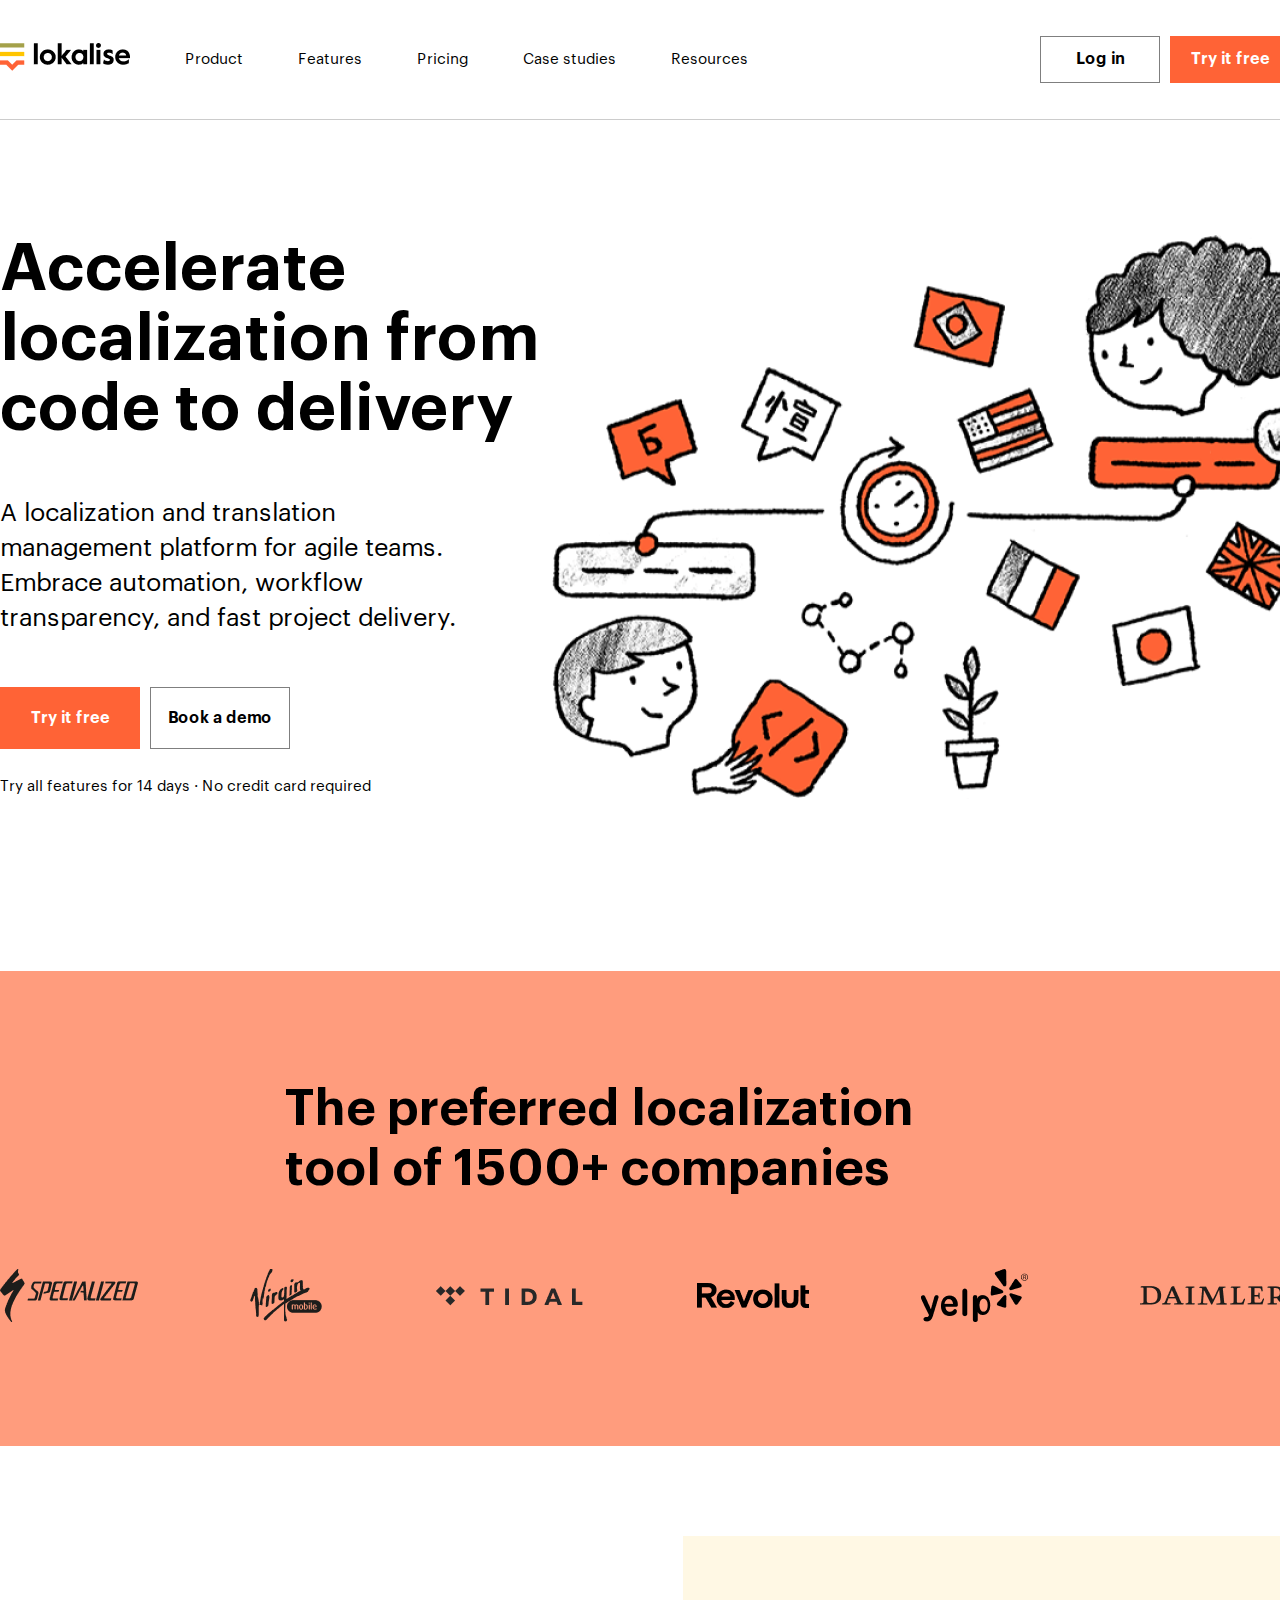
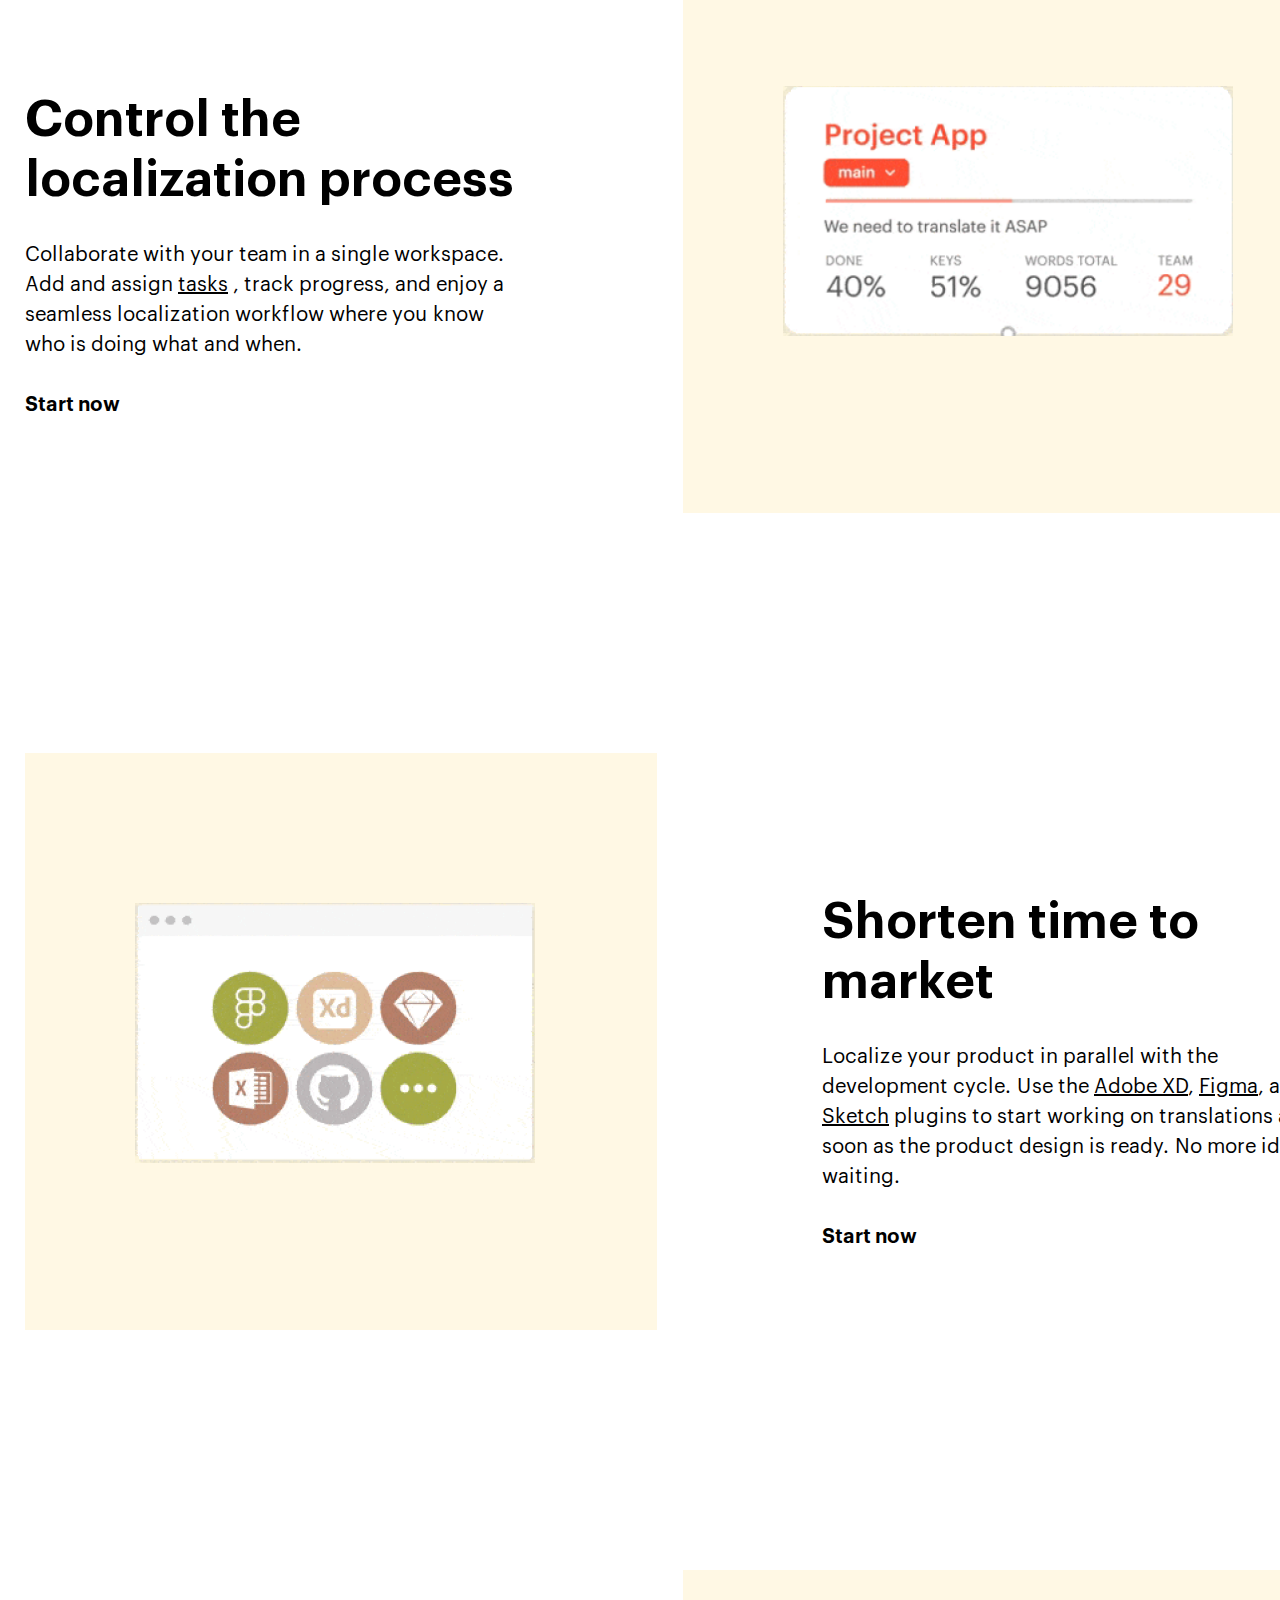
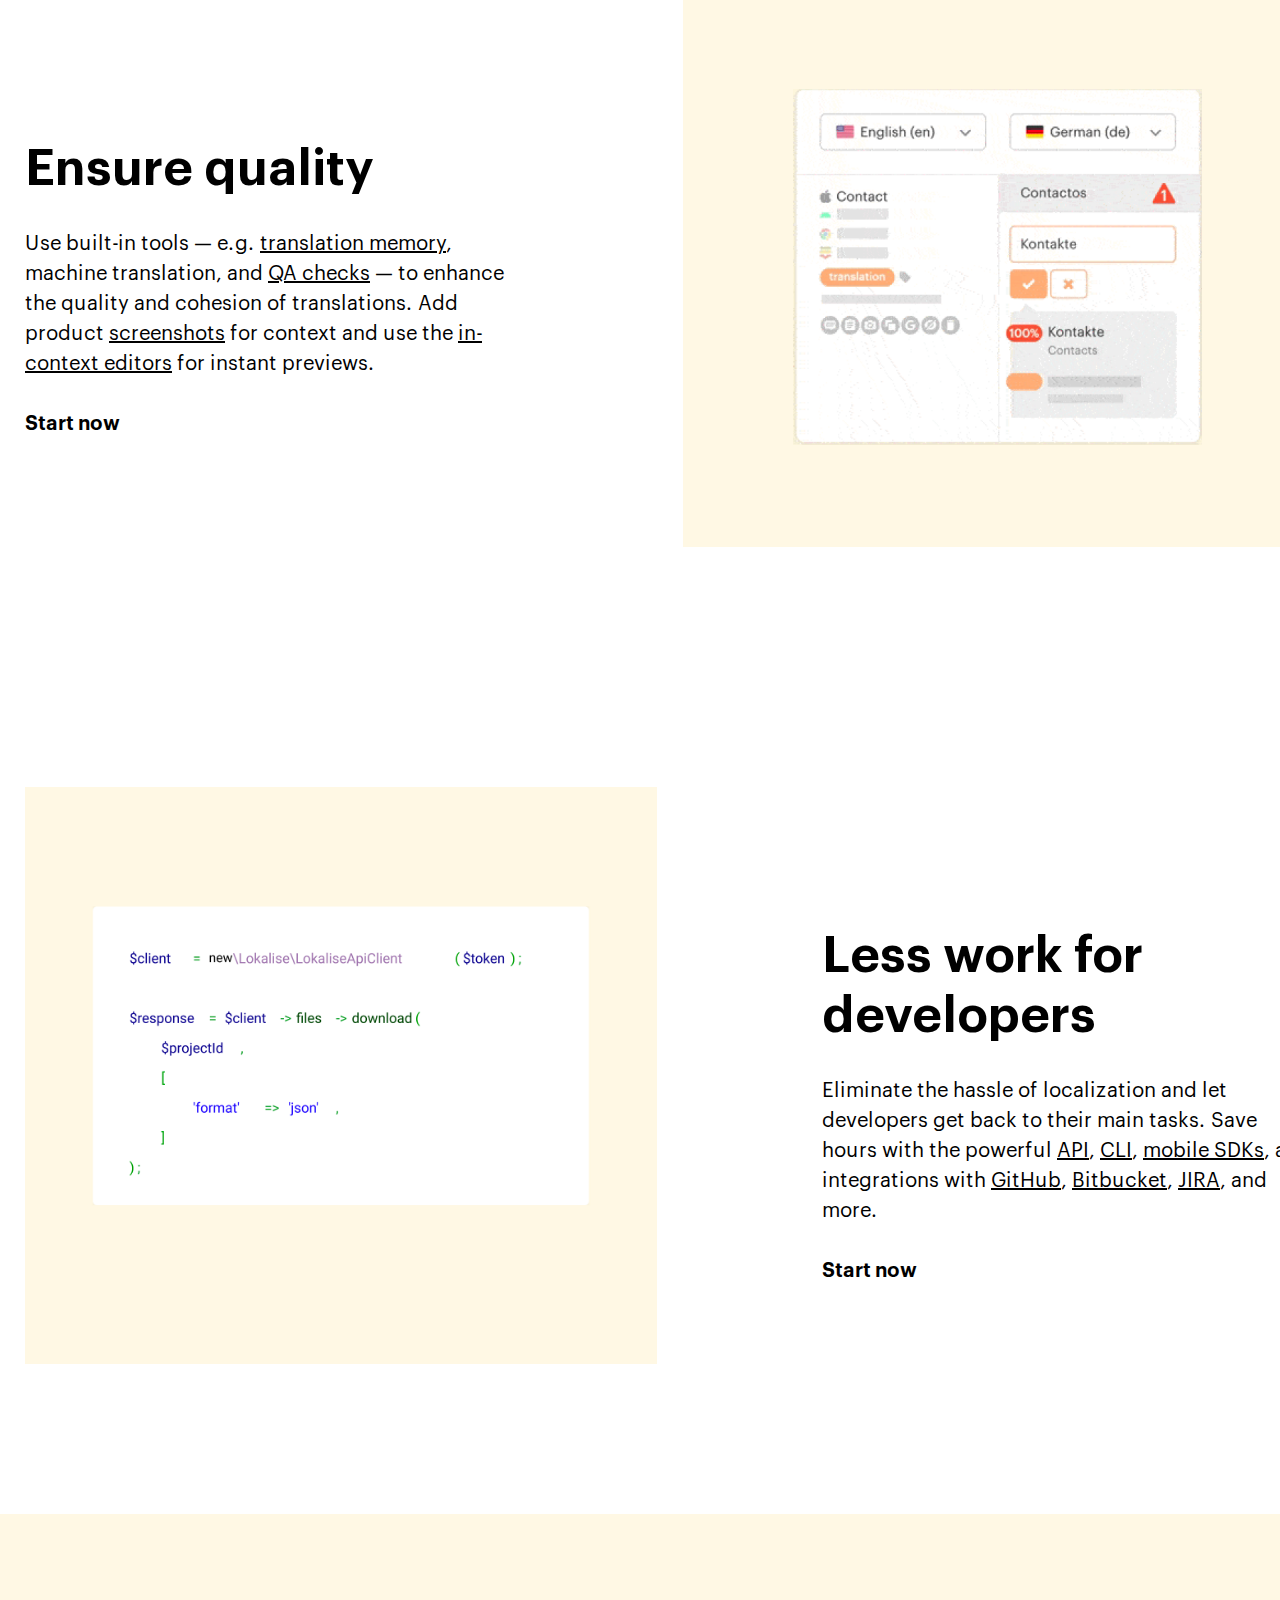
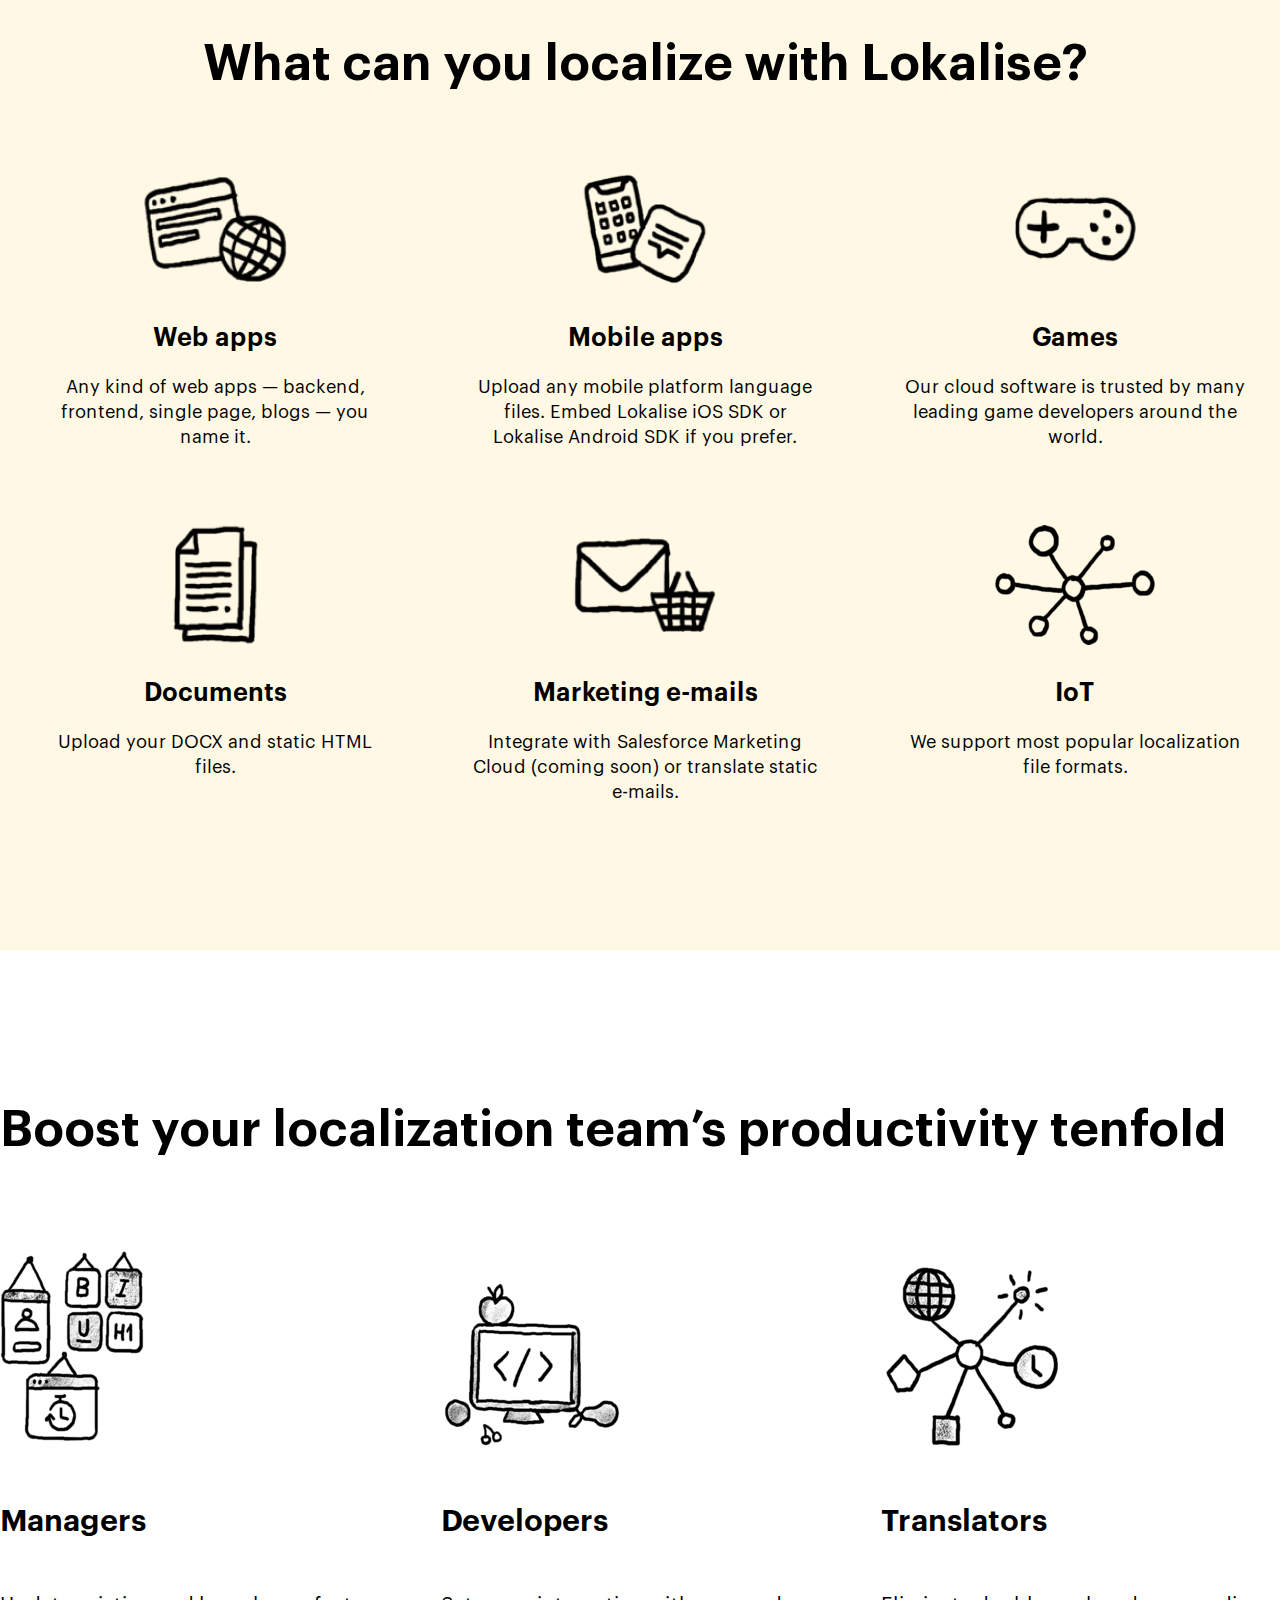
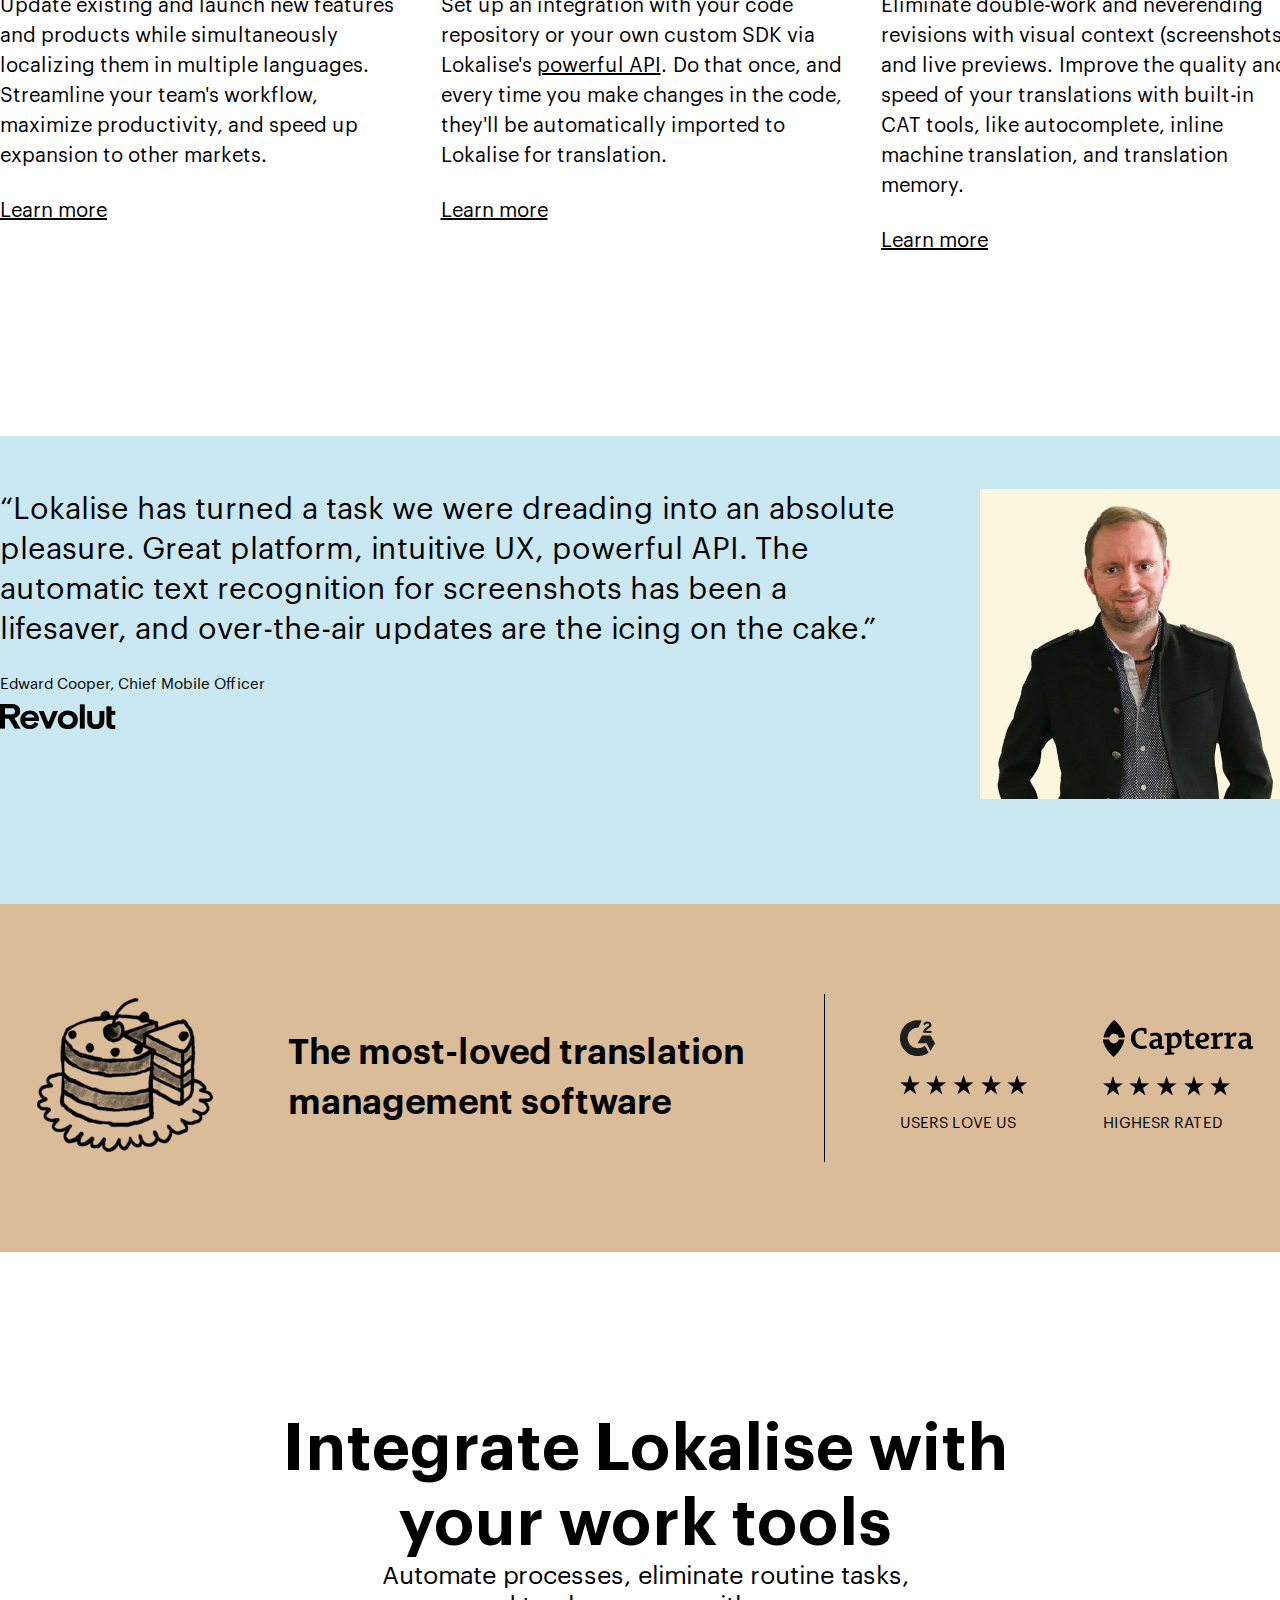
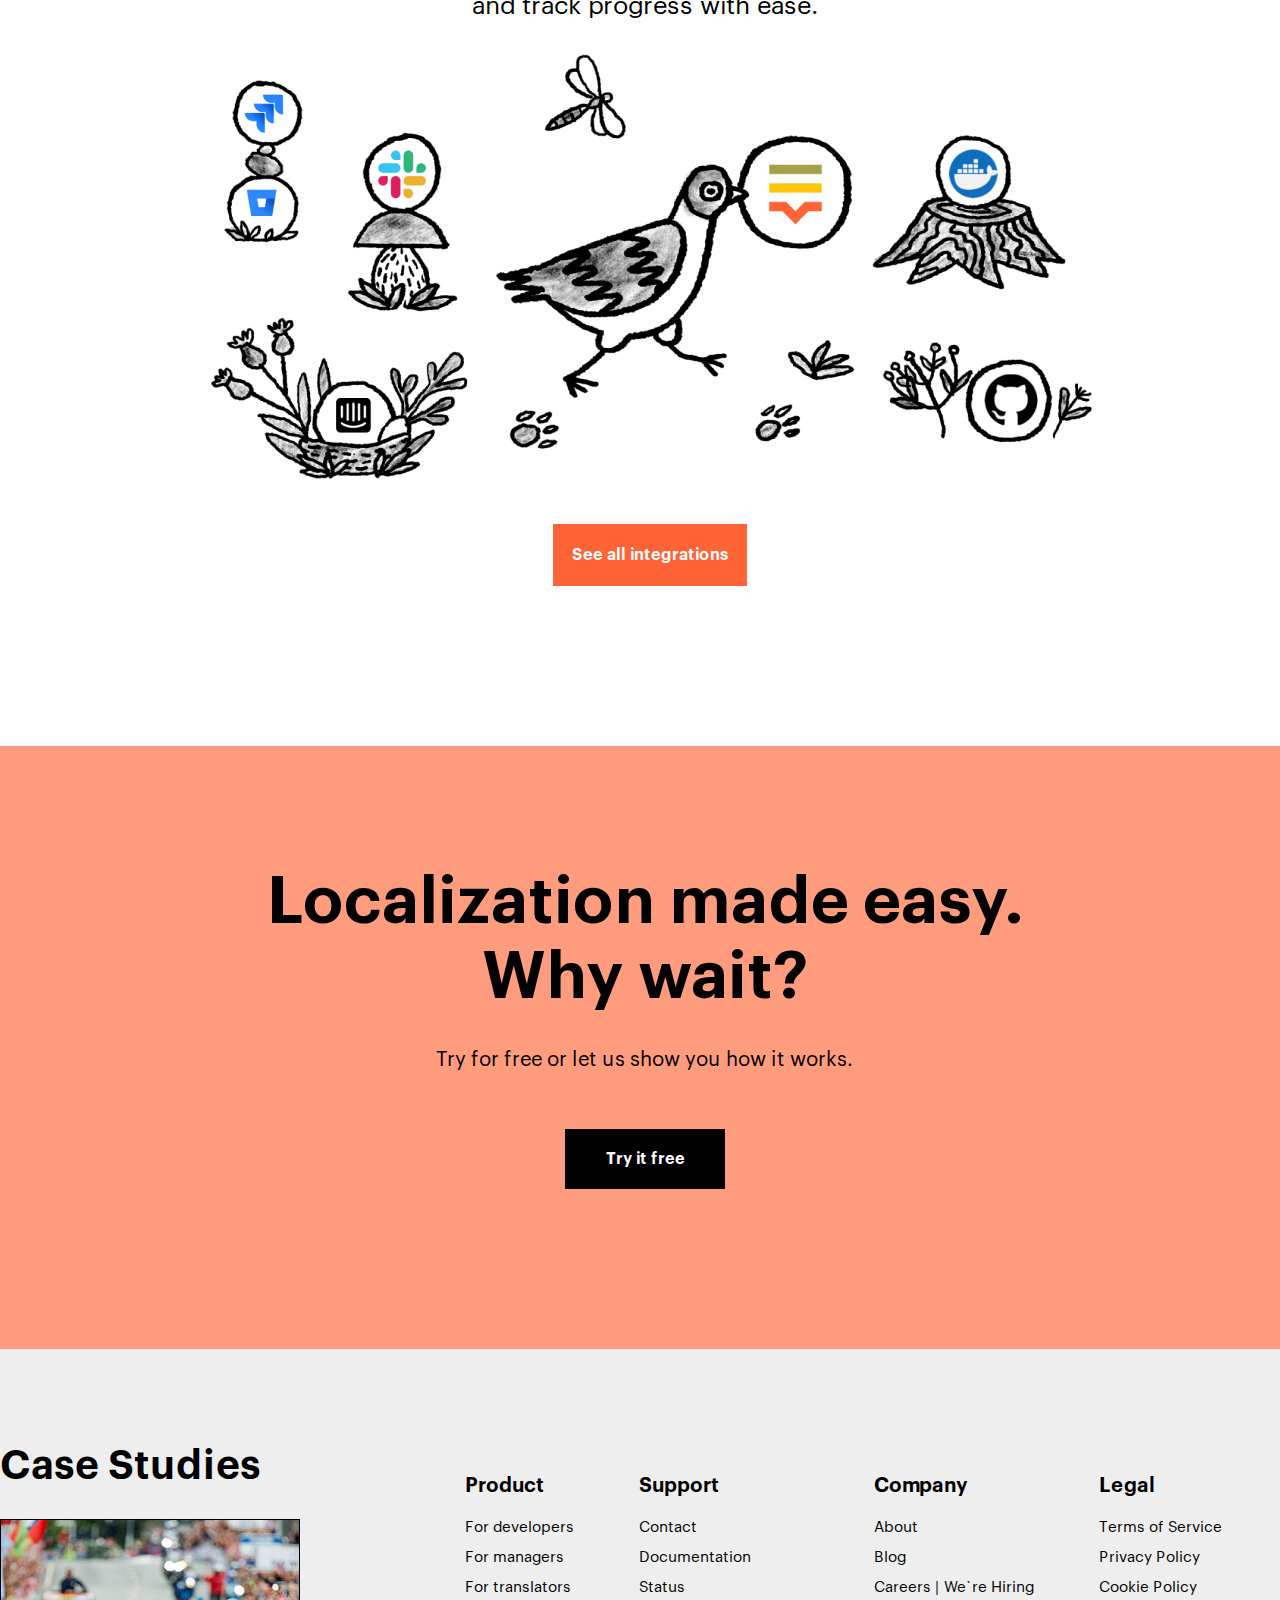
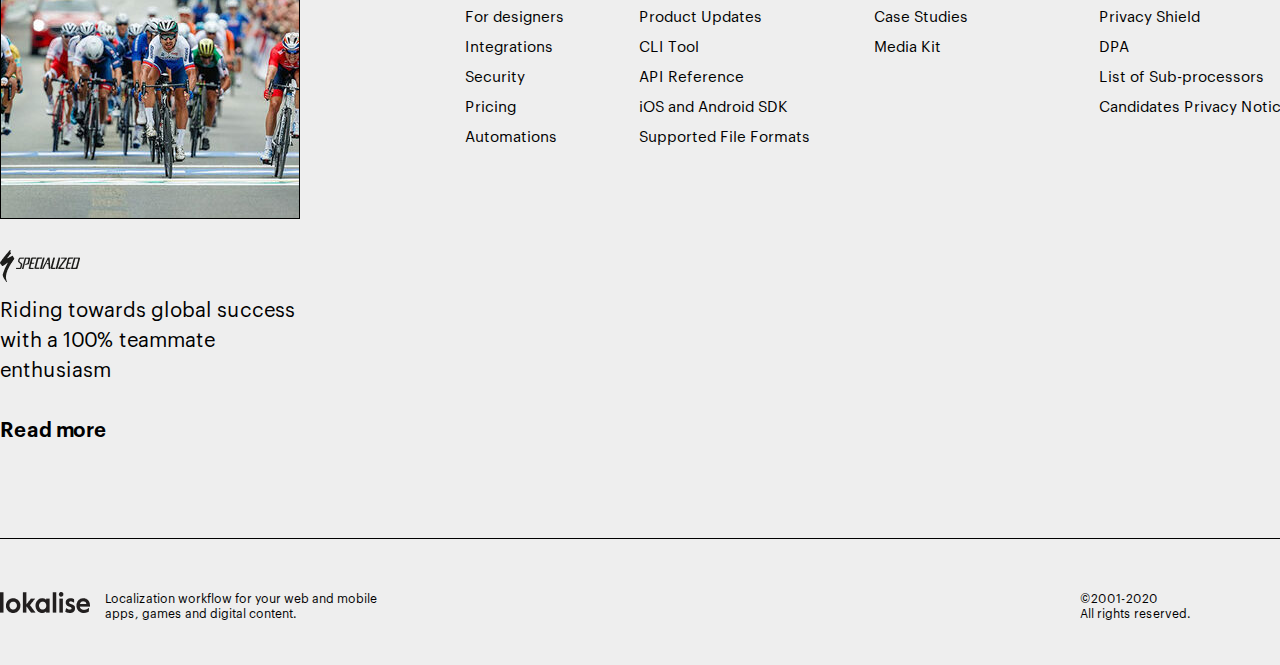
<file: flexboxModel/index.html>
<!DOCTYPE html>
<html lang="en">
<head>
  <meta charset="UTF-8">
  <meta http-equiv="X-UA-Compatible" content="IE=edge">
  <meta name="viewport" content="width=device-width, initial-scale=1.0">
  <link rel="stylesheet" href="css/normalize.css">
  <link rel="stylesheet" href="css/fonts.css">
  <link rel="stylesheet" href="css/styles.css">
  <title>Document</title>
</head>
<body class="font">

  <header>

    <section class="background__white">
      <div class="content">

        <div class="flex__container menu">
          <div class="flex__container menu__items menu__text">
            <img class="image__frame" src="images/frame.png" alt="">
            <a href="">Product</a>
            <a href="">Features</a>
            <a href="">Pricing</a>
            <a href="">Case studies</a>
            <a href="">Resources</a>
          </div>
  
        <div>
            <a class="button button__text button__white" href="">Log in</a><!-- 
            --><a class="button button__text button__orange" href="">Try it free</a>
          </div>
        </div>
  
      </div>
    </section>

    <section class="background__white">
      <div class="content section--1 flex__container">

        <div class="info__container">
          <h1 class="header__text">Accelerate localization from code to delivery</h1>
          <p class="header__paragraph">A localization and translation management platform for agile teams.
             Embrace automation, workflow transparency, and fast project delivery.</p>
          <div>
            <a class="button button__orange button__text--2" href="">Try it free</a><!-- 
            --><a class="button button__white button__text--2" href="">Book a demo</a>
          </div>
          <p class="info__text--buttom">Try all features for 14 days · No credit card required</p>
        </div>

        <img class="image__picture" src="images/picture.png" alt="">
      </div>
    </section>
    
      <section class="backgroung__orange">
        <div class="content section--2">
          <h2 class="header__text--2">The preferred localization tool of 1500+ companies</h2>

          <div class="flex__container icons">
            <div><img src="images/frame1.png" alt=""></div>
            <div><img src="images/frame2.png" alt=""></div>
            <div><img src="images/frame3.png" alt=""></div>
            <div><img src="images/frame4.png" alt=""></div>
            <div><img src="images/frame5.png" alt=""></div>
            <div><img src="images/frame6.png" alt=""></div>
          </div>

        </div>
      </section>

  </header>

  <main>
    <section class="background__white">
      <div class="content flex__container about__container flex__centering">

        <div class="about__item">
          <h3 class="header__text--3">Control the localization process</h3>
          <p class="paragraph__text">
            Collaborate with your team in a single workspace. Add and assign <a class="underline" href="">tasks</a> , track progress,
             and enjoy a seamless localization workflow where you know who is doing what and when.
          </p>
          <a class="regular__button" href="">Start now</a>
        </div>

        <div class="image__background">
          <img class="image--app" src="images/about_app.png" alt="">
        </div>
        
        <div class="image__background">
          <img class="image--icons" src="images/about_icons.png" alt="">
        </div>

        <div class="about__item">
          <h3 class="header__text--3">Shorten time to market</h3>
          <p class="paragraph__text">
            Localize your product in parallel with the development cycle. Use the <a class="underline" href="">Adobe XD</a>,
            <a class="underline" href="">Figma</a>, and <a class="underline" href="">Sketch</a> plugins to start working on translations as soon as the product 
             design is ready. No more idle waiting.
          </p>
          <a class="regular__button" href="">Start now</a>
        </div>

        <div class="about__item">
          <h3 class="header__text--3">Ensure quality</h3>
          <p class="paragraph__text">
            Use built-in tools — e.g. <a class="underline" href=""> translation memory</a>, machine translation, and <a class="underline" href="">QA checks</a> — to 
            enhance the quality and cohesion of translations. Add product <a class="underline" href="">screenshots</a> for context 
            and use the <a class="underline" href="">in-context editors</a> for instant previews.
          </p>
          <a class="regular__button" href="">Start now</a>
        </div>
        <div class="image__background">
          <img class="image--tools" src="images/about_tools.png" alt="">
        </div>
        
        <div class="image__background">
          <img class="image--code" src="images/about_code.png" alt="">
        </div>

        <div class="about__item">
          <h3 class="header__text--3">Less work for developers</h3>
          <p class="paragraph__text">
            Eliminate the hassle of localization and let developers get back to their main tasks. 
            Save hours with the powerful <a class="underline" href="">API</a>, <a class="underline" href="">CLI</a>, <a class="underline" href="">mobile SDKs</a>, and integrations with 
            <a class="underline" href="">GitHub</a>, <a class="underline" href="">Bitbucket</a>, <a class="underline" href="">JIRA</a>, and more.
          </p>
          <a class="regular__button" href="">Start now</a>
        </div>

      </div>

    </section>

    <section class="background__yellow">
      <div class="content about__localise">

        <h3 class=" header__text--3">What can you localize with Lokalise?</h3>

        <div class="content flex__container localise">
          <div class="localise__item">
            <div><img src="images/web.png" alt=""></div>
            <h3 class="item__header">Web apps</h3>
            <p class="localise__description ">Any kind of web apps — backend, frontend, single page, blogs — you name it.</p>
          </div>
    
          <div class="localise__item">
            <img class="localise__image" src="images/mobile.png" alt="">
            <h3 class="item__header">Mobile apps</h3>
            <p class="localise__description">Upload any mobile platform language files. Embed Lokalise iOS SDK or Lokalise Android SDK if you prefer. </p>
          </div>
    
          <div class="localise__item">
            <img class="localise__image" src="images/games.png" alt="">
            <h3 class="item__header">Games</h3>
            <p class="localise__description">Our cloud software is trusted by many leading game developers around the world.</p>
          </div>
    
          <div class="localise__item">
            <img class="localise__image" src="images/documents.png" alt="">
            <h3 class="item__header">Documents</h3>
            <p class="localise__description">Upload your DOCX and static HTML files.</p>
          </div>
    
          <div class="localise__item">
            <img class="localise__image" src="images/marketing.png" alt="">
            <h3 class="item__header">Marketing e-mails</h3>
            <p class="localise__description">Integrate with Salesforce Marketing Cloud (coming soon) or translate static e-mails.</p>
          </div>
    
          <div class="localise__item">
            <img class="localise__image" src="images/iot.png" alt="">
            <h3 class="item__header">IoT</h3>
            <p class="localise__description">We support most popular localization file formats.</p>
          </div>
    
        </div>

      </div>
    </section>
    
    <section class="background__white">
      <div class="content section--3">
        <h3 class="header__text--3">Boost your localization team’s productivity tenfold</h3>

        <div class="flex__container boost">
  
          <div class="flex__collumn">
            <div><img src="images/managers.png" alt=""></div>
            <h3 class="header__text--4">Managers</h3>
            <p class="paragraph__text boost__descriprion">Update existing and launch new features and products while simultaneously localizing them in multiple 
              languages. Streamline your team's workflow, maximize productivity, and speed up expansion to other markets.
            </p>
            <a class="paragraph__text link underline" href="">Learn more</a>
          </div>
  
          <div class="flex__collumn">
            <div><img src="images/developers.png" alt=""></div>
            <h3 class="header__text--4">Developers</h3>
            <p class="paragraph__text boost__descriprion">Set up an integration with your code repository or your own custom SDK via Lokalise's <a class="underline" href="">powerful API</a>. 
              Do that once, and every time you make changes in the code, they'll be automatically imported to Lokalise for translation.
            </p>
            <a class="paragraph__text link underline" href="">Learn more</a>
          </div>
  
          <div class="flex__collumn">
            <div><img src="images/translators.png" alt=""></div>
            <h3 class="header__text--4">Translators</h3>
            <p class="paragraph__text boost__descriprion">Eliminate double-work and neverending revisions with visual context (screenshots) and live previews. 
              Improve the quality and speed of your translations with built-in CAT tools, like autocomplete, inline machine translation, and translation memory.
            </p>
            <a class="paragraph__text link underline" href="">Learn more</a>
          </div>
  
        </div>

      </div>  
    </section>

    <section class="background__blue">
      <div class="content section--4 article">

        <div>
          <p class="quote__description">“Lokalise has turned a task we were dreading into an absolute pleasure. Great platform, intuitive UX, powerful API. The automatic text recognition for 
            screenshots has been a lifesaver, and over-the-air updates are the icing on the cake.”</p>
          <p class="signature">Edward Cooper, Chief Mobile Officer</p>
          <img class="image--revolut" src="images/revolut.png" alt="">
        </div>

        <img class="images--portrait" src="images/portrait.png" alt="">
      </div>
    
    </section>

    <section class="background__brown">
      <div class="content flex__container section--5 flex__centering">
        <div><img class="image--cake" src="images/cake.png" alt=""></div>
        
        <h4 class="header__text--5">The most-loved translation management software</h4>
        <img src="images/verticalLine.png" alt="">

        <div class="flex__collumn rating__items">
          <div><img src="images/group.png" alt=""></div>
          <img src="images/stars.png" alt="">
          <p class="signature upper__text">users love us</p>
        </div>

        <div class="flex__collumn rating__items">
          <div><img src="images/capterra.png" alt=""></div>
          <img src="images/stars.png" alt="">
          <p class="signature upper__text">highesr rated</p>
        </div>

      </div>
    </section>

    <section class="background__white">
      <div class="content section--6 flex__collumn flex__centering">
        <h3 class="header__text--6">Integrate Lokalise with your work tools</h3>
        <p class="paragraph__text--2">Automate processes, eliminate routine tasks, and track progress with ease.</p>
        <img src="images/picture_2.png" alt="">
        <a class="button button__orange button__text--2" href="">See all integrations</a>
      </div>
    </section>

    <section class="backgroung__orange">
      <div class="content section--7 flex__collumn flex__centering">
        <h3 class="header__text--6">Localization made easy. Why wait?</h3>
        <p class="paragraph__text">Try for free or let us show you how it works.</p>
        <a class="button button__text--2 button__black" href="">Try it free</a>
      </div>
    </section>
    
  </main>

  <footer>

    <section class="background__grey">
      <div class="content section--8">

        <div class="flex__container info__items">

          <div class="flex__collumn">
            <h4 class="header__text--7">Case Studies</h4>
            <img class="info__image" src="images/cyclists.png" alt="">
            <div class="specialized__item"><img src="images/specialised.png" alt=""></div>
            <p class="paragraph__text footer__article">Riding towards global success with a 100% teammate enthusiasm</p>
            <a class="regular__button" href="">Read more</a>
          </div>

          <div class="flex__collumn info__item">
            <h5 class="info__header">Product</h5>
            <a class="info__text" href="">For developers</a>
            <a class="info__text" href="">For managers</a>
            <a class="info__text" href="">For translators</a>
            <a class="info__text" href="">For designers</a>
            <a class="info__text" href="">Integrations</a>
            <a class="info__text" href="">Security</a>
            <a class="info__text" href="">Pricing</a>
            <a class="info__text" href="">Automations</a>
          </div>

          <div class="flex__collumn info__item">
            <h5 class="info__header">Support</h5>
            <a class="info__text" href="">Contact</a>
            <a class="info__text" href="">Documentation</a>
            <a class="info__text" href="">Status</a>
            <a class="info__text" href="">Product Updates</a>
            <a class="info__text" href="">CLI Tool</a>
            <a class="info__text" href="">API Reference</a>
            <a class="info__text" href="">iOS and Android SDK</a>
            <a class="info__text" href="">Supported File Formats</a>
          </div>

          <div class="flex__collumn info__item">
            <h5 class="info__header">Company</h5>
            <a class="info__text" href="">About</a>
            <a class="info__text" href="">Blog</a>
            <a class="info__text" href="">Careers | We`re Hiring</a>
            <a class="info__text" href="">Case Studies</a>
            <a class="info__text" href="">Media Kit</a>
          </div>

          <div class="flex__collumn info__item">
            <h5 class="info__header">Legal</h5>
            <a class="info__text" href="">Terms of Service</a>
            <a class="info__text" href="">Privacy Policy</a>
            <a class="info__text" href="">Cookie Policy</a>
            <a class="info__text" href="">Privacy Shield</a>
            <a class="info__text" href="">DPA</a>
            <a class="info__text" href="">List of Sub-processors</a>
            <a class="info__text" href="">Candidates Privacy Notice</a>
          </div>
        </div>
        
      </div>

      <div class="content">

        <div class="flex__container footer">
          <div class="flex__container">
            <div><img src="images/lokaliseBlack.png" alt=""></div>
            <p class="footer__text description__size">Localization workflow for your web and mobile apps, games and digital content.</p>
          </div>
    
          <div>
            <p class="footer__text">©2001-2020</p>
            <p class="footer__text">All rights reserved.</p>
          </div>
        </div>
    
      </div>
    </section>

  </footer>
  
</body>
</html>
</file>
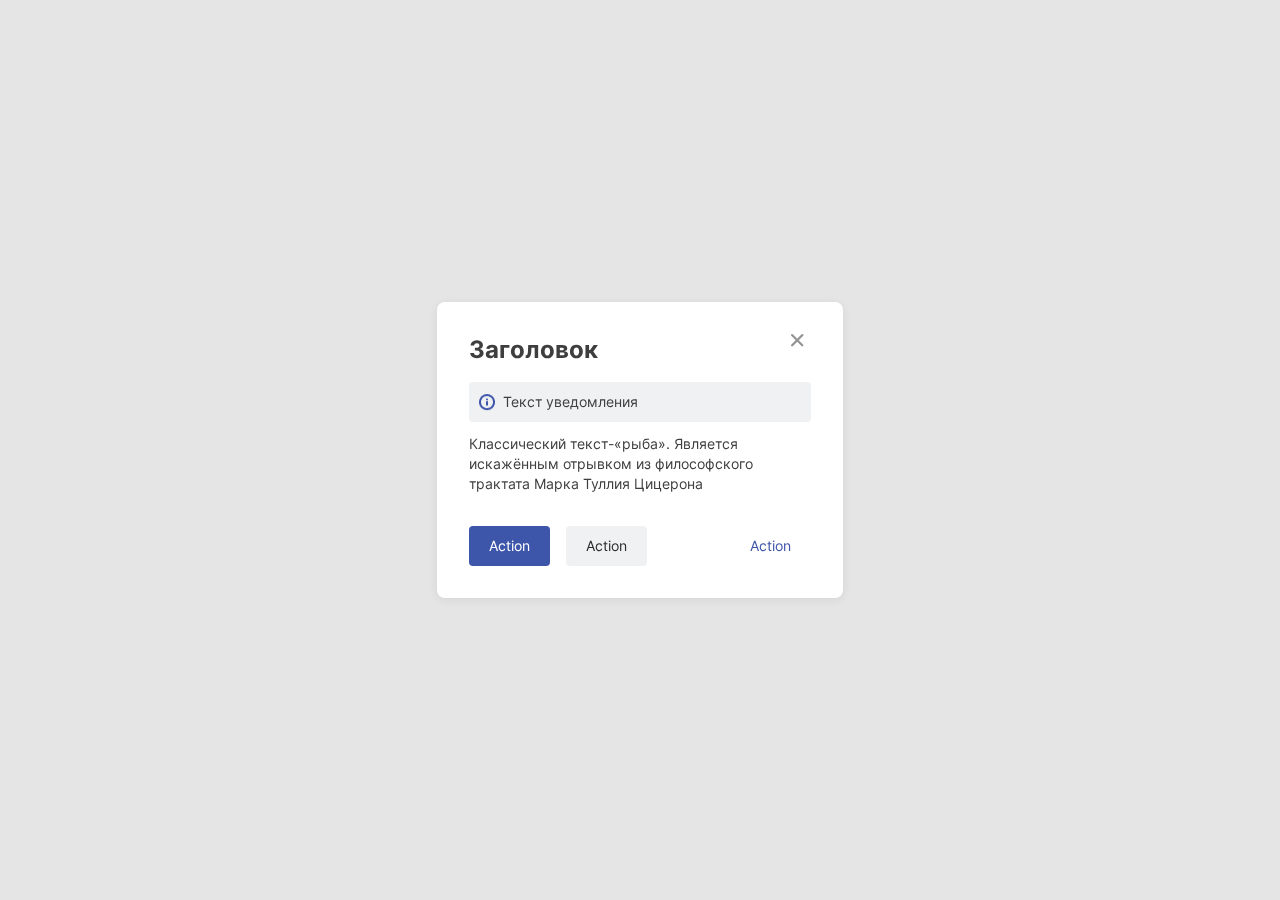
<file: modalWindow/index.html>
<!DOCTYPE html>
<html lang="ru">
<head>
  <meta charset="UTF-8">
  <meta http-equiv="X-UA-Compatible" content="IE=edge">
  <meta name="viewport" content="width=device-width, initial-scale=1.0">
  <link rel="stylesheet" href="css/normalize.css">
  <link rel="stylesheet" href="css/styles.css">
  <link rel="stylesheet" href="css/fonts.css">
  <title>Document</title>
</head>
<body class="backgroung">

  <div class="content__popup text design content">

    <h1 class="header">Заголовок</h1>
    <img class="close" alt="" src="icons/shape.png">
          
    <div class="notification notification--info">
      Текст уведомления
    </div>

    <div class="description"> 
       <p class="">Классический текст-«рыба». Является искажённым отрывком из 
        философского трактата Марка Туллия Цицерона</p>
    </div>
          
    <div class="buttons">
      <a class="button__blue" href="">Action</a>
      <a class="button__grey" href="">Action</a>
      <a class="button__default" href="">Action</a>
    </div>

  </div>

</body>
</html>
</file>
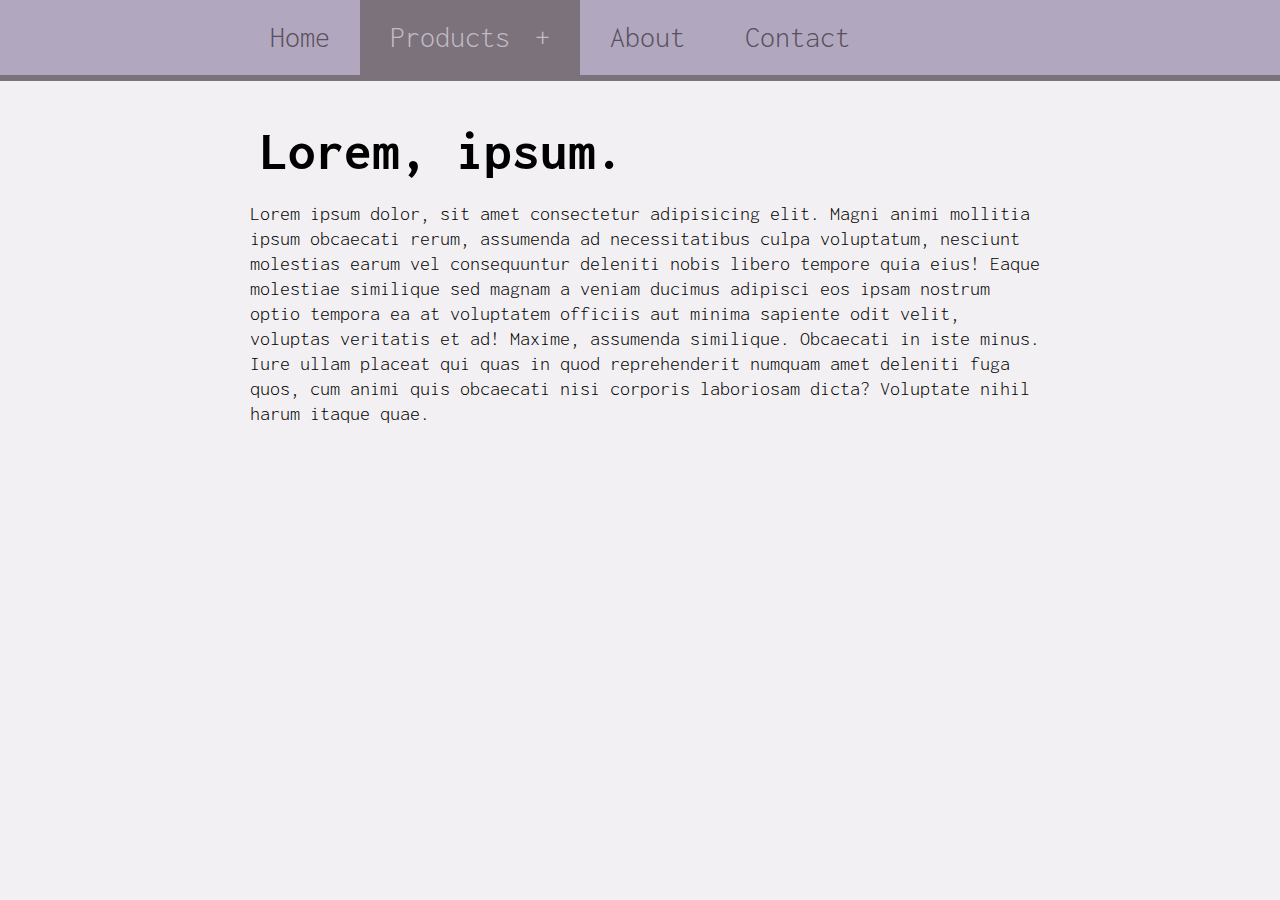
<file: sidebar/index.html>
<!DOCTYPE html>
<html lang="en">
<head>
  <meta charset="UTF-8">
  <meta http-equiv="X-UA-Compatible" content="IE=edge">
  <meta name="viewport" content="width=device-width, initial-scale=1.0">
  <link rel="stylesheet" href="css/styles.css">
  <link rel="stylesheet" href="css/normalize.css">
  <link rel="stylesheet" href="css/fonts.css">
  <title>Document</title>
</head>
<body class="font background">
  <header class="sidebar__background">

      <div class="content">
        <ul class="items">
          <li class="menu__item">
            <a href="#">Home</a>
          </li>
          <li class="menu__item menu__active">
            <a href="#">Products</a>

            <ul class="submenu submenu--1">
              <li class="submenu__text">
                <a href="">product 1</a>
              </li>
              <li class="submenu__text submenu__active">
                <a href="">product 2</a>
                
                <ul class="submenu submenu--2">
                  <li class="submenu__text">
                    <a href="">page 1</a>
                  </li>
                  <li class="submenu__text">
                    <a href="">page 2</a>
                  </li>
                </ul>
                
              </li>
            </ul>
          </li>
          <li class="menu__item">
            <a href="#">About</a>
          </li>
          <li class="menu__item">
            <a href="#">Contact</a>
          </li>
        </ul>
     </div>

     <div class="menu__footer"></div>
      
  </header>

  <main>

    <section class="content">
      <h1 class="header__text">Lorem, ipsum.</h1>
      <p class="paragraph__text">Lorem ipsum dolor, sit amet consectetur adipisicing elit. Magni animi mollitia ipsum obcaecati rerum, assumenda ad necessitatibus culpa voluptatum, nesciunt molestias earum vel consequuntur deleniti nobis libero tempore quia eius!
      Eaque molestiae similique sed magnam a veniam ducimus adipisci eos ipsam nostrum optio tempora ea at voluptatem officiis aut minima sapiente odit velit, voluptas veritatis et ad! Maxime, assumenda similique.
      Obcaecati in iste minus. Iure ullam placeat qui quas in quod reprehenderit numquam amet deleniti fuga quos, cum animi quis obcaecati nisi corporis laboriosam dicta? Voluptate nihil harum itaque quae.
      </p>
    </section>

  </main>
  
  <footer>
  </footer>
</body>
</html>
</file>
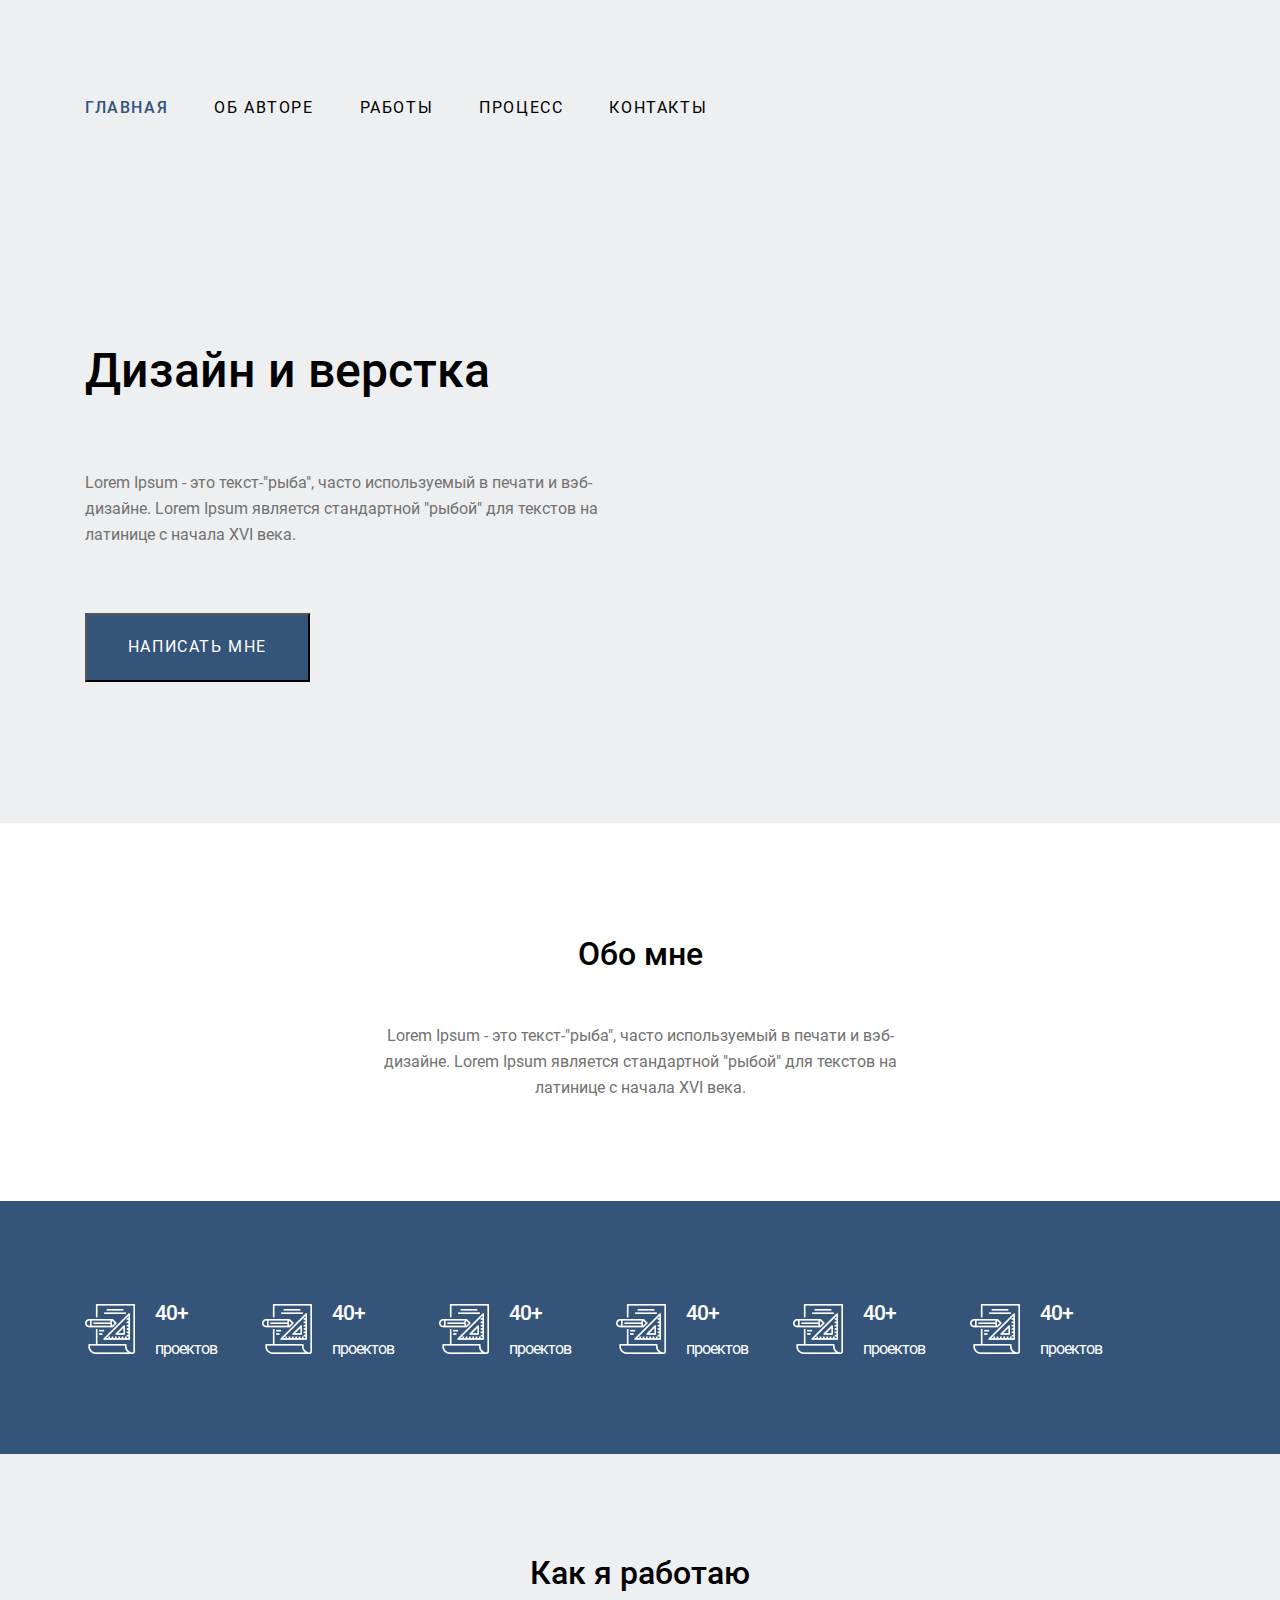
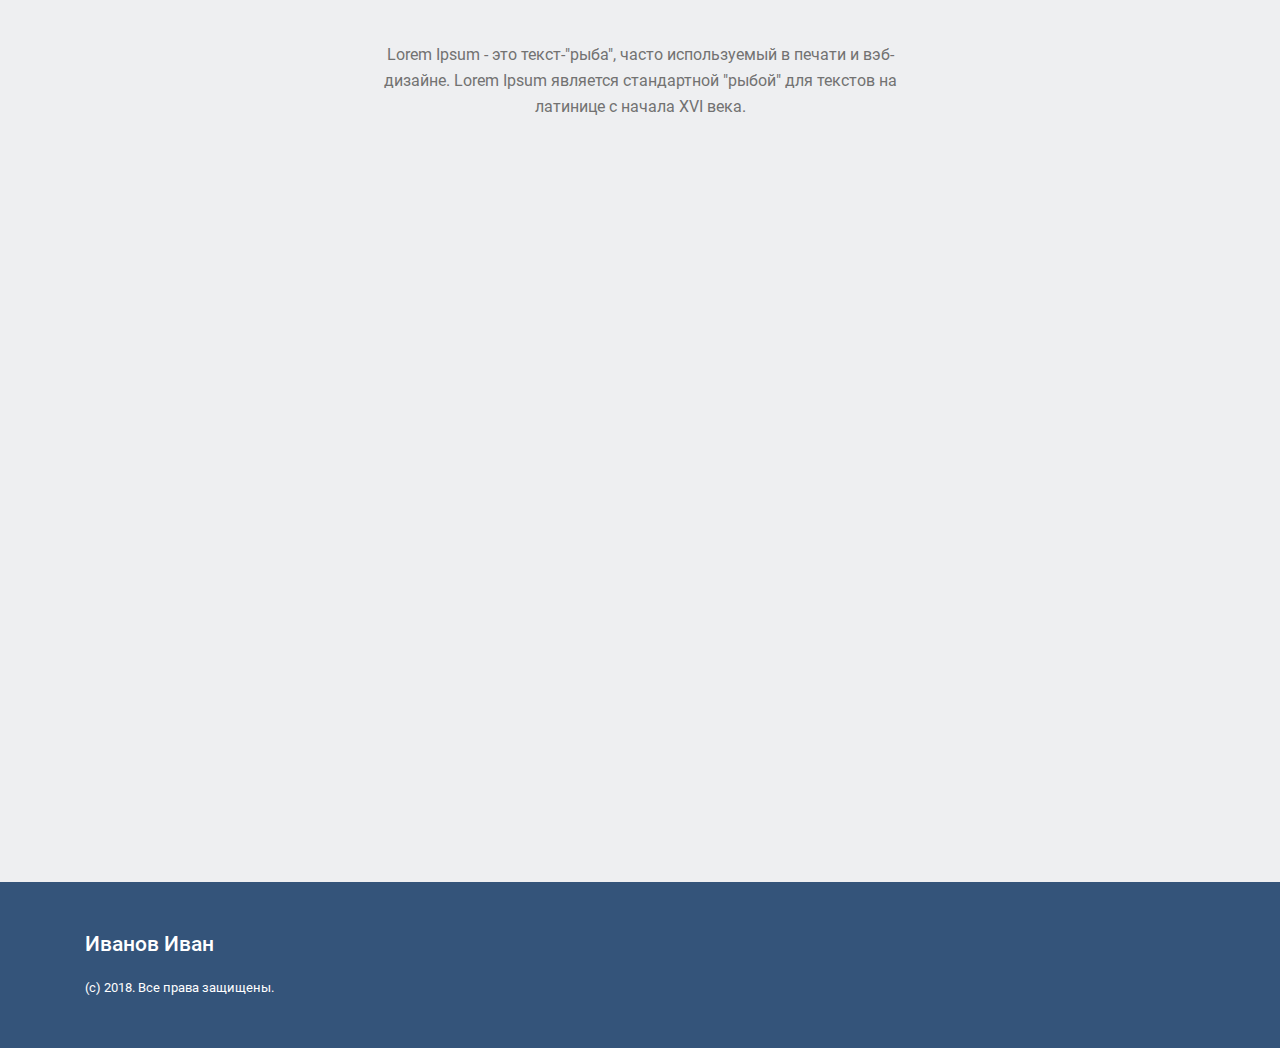
<file: simpleSite/index.html>
<!DOCTYPE html>
<html lang="ru">
<head>
    <meta charset="UTF-8">
    <meta http-equiv="X-UA-Compatible" content="IE=edge">
    <meta name="viewport" content="width=device-width, initial-scale=1.0">
    <title>Document</title>
    <link rel="stylesheet" href="css/normalize.css">
    <link rel="stylesheet" href="css/styles.css">
    <link rel="stylesheet" href="css/fonts.css">
</head>
<body class="font">

    <header>

        <div class="background_silver">
            <nav class="navigation">
                <ul class="content">
                    <li class="menu_text menu_active"><a>Главная</a></li>
                    <li class="menu_text"><a>Об авторе</a></li>
                    <li class="menu_text"><a>Работы</a></li>
                    <li class="menu_text"><a>Процесс</a></li>
                    <li class="menu_text"><a>Контакты</a></li>
                </ul>
            </nav>
        
            <section class="content section_design">
                <h1 class="header header_text">Дизайн и верстка</h1>
                <p class="header_description">Lorem Ipsum - это текст-"рыба", часто используемый в печати и вэб-дизайне.
                Lorem Ipsum является стандартной "рыбой" для текстов на латинице с начала XVI века.</p>
                <button class="button">Написать мнe</button>
            </section>
        </div>

    </header>

    <main>
        <div class="background_white">
            <section class="content section_about">
                <h2 class="main_header">Обо мне</h2>
                <p class="about_description">Lorem Ipsum - это текст-"рыба", часто используемый в печати и вэб-дизайне.
                     Lorem Ipsum является стандартной "рыбой" для текстов на латинице с начала XVI века.</p>
            </section>
        </div>

        <div class="background_accent">
            <section class="content section_items">
                <ul class="ul">
                    <li class="item_content item_first">
                        <img class="item_image" src="images/item.png" alt="image item">  
                        <div class="item_text">
                            <h3 class="item_header">40+</h3>
                            <p class="item_description">проектов</p>
                        </div>
                    </li>
                    <li class="item_content">
                        <img class="item_image" src="images/item.png" alt="image item"> 
                        <div class="item_text">
                            <h3 class="item_header">40+</h3>
                            <p class="item_description">проектов</p>
                        </div>
                    </li>
                    <li class="item_content">
                        <img class="item_image" src="images/item.png" alt="image item"> 
                        <div class="item_text">
                            <h3 class="item_header">40+</h3>
                            <p class="item_description">проектов</p>
                        </div>
                    </li>
                    <li class="item_content">
                        <img class="item_image" src="images/item.png" alt="image item">  
                        <div class="item_text">
                            <h3 class="item_header">40+</h3>
                            <p class="item_description">проектов</p>
                        </div>
                    </li>
                    <li class="item_content">
                        <img class="item_image" src="images/item.png" alt="image item">  
                        <div class="item_text">
                            <h3 class="item_header">40+</h3>
                            <p class="item_description">проектов</p>
                        </div>
                    </li>
                    <li class="item_content">
                        <img class="item_image" src="images/item.png" alt="image item">  
                        <div class="item_text">
                            <h3 class="item_header">40+</h3>
                            <p class="item_description">проектов</p>
                        </div>
                    </li>
                </ul>
            </section>
        </div>

        <div class="background_silver padding">
            <section class="content section_work">
                <h2 class="header_work">Как я работаю</h2>
                <p class="about_description">Lorem Ipsum - это текст-"рыба", часто используемый в печати и вэб-дизайне.
                     Lorem Ipsum является стандартной "рыбой" для текстов на латинице с начала XVI века.</p>
            </section>

            <section class="content">
                <div class="section_video">
                    <iframe class="video" src="https://www.youtube.com/embed/Ut-RyLkIqeY" frameborder="0"></iframe>
                </div>
            </section>
        </div>
        
    </main>

    <footer>
        
        <div class="background_accent">
            <sectin class="content section_footer">
                <h4 class="footer_header">Иванов Иван</h4>
                <p class="footer_text">(с) 2018. Все права защищены.</p>
            </sectin>
        </div>

    </footer>

</body>
</html>
</file>
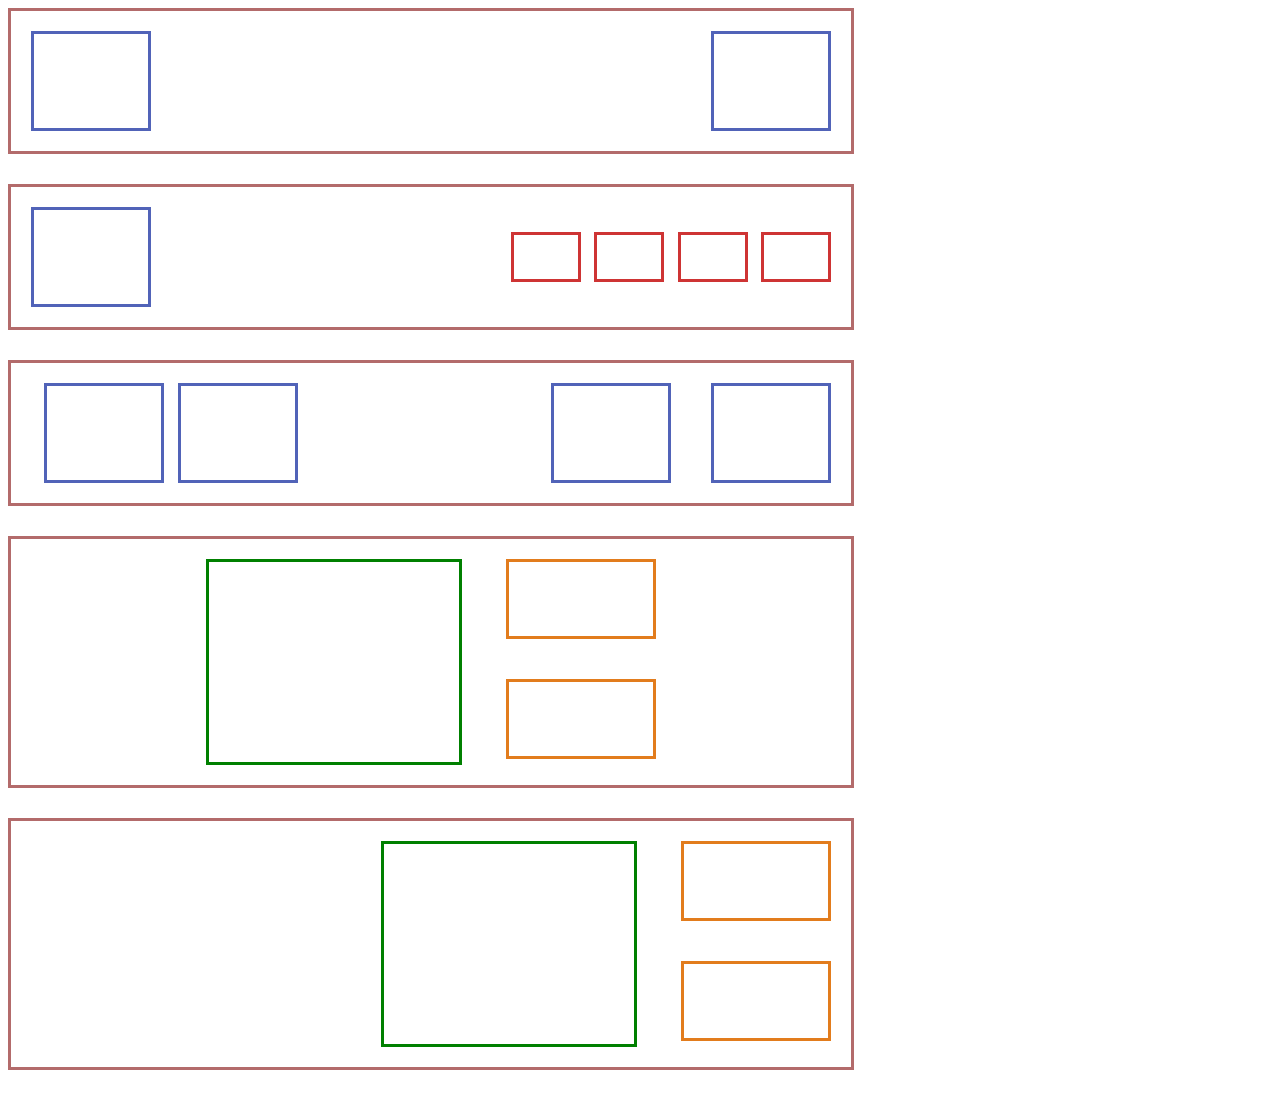
<file: blocks/flexbox/index.html>
<!DOCTYPE html>
<html lang="en">
<head>
  <meta charset="UTF-8">
  <meta http-equiv="X-UA-Compatible" content="IE=edge">
  <meta name="viewport" content="width=device-width, initial-scale=1.0">
  <link rel="stylesheet" href="css/styles.css">
  <title>Document</title>
</head>
<body>
  <section>
    <div class="container content__between">
        <div class="element__blue"></div>
        <div class="element__blue"></div>
    </div>

    <div class="container content__between">
      <div class="element__blue"></div>
      <div class="flex__container--red">
        <div class="element__red"></div>
        <div class="element__red"></div>
        <div class="element__red"></div>
        <div class="element__red"></div>
      </div>  
    </div>

    <div class="container content__between">
      <div class="flex__container--blue content__evenly">
        <div class="element__blue"></div>
        <div class="element__blue"></div>
      </div>
        
      <div class="flex__container--blue content__between">
        <div class="element__blue"></div>
        <div class="element__blue"></div>
      </div>
    </div>

    <div class="container content__centre">
      <div class="items__container content__between">
        <div class="element__green"></div>
        <div class="items__container--orange">
          <div class="element__orange"></div>
          <div class="element__orange"></div>
        </div>
      </div>
    </div>

    <div class="container content__end">
      <div class="items__container content__between">
        <div class="element__green"></div>
        <div class="items__container--orange">
          <div class="element__orange"></div>
          <div class="element__orange"></div>
        </div>  
      </div>
    </div>
    
  </section>
</body>
</html>
</file>
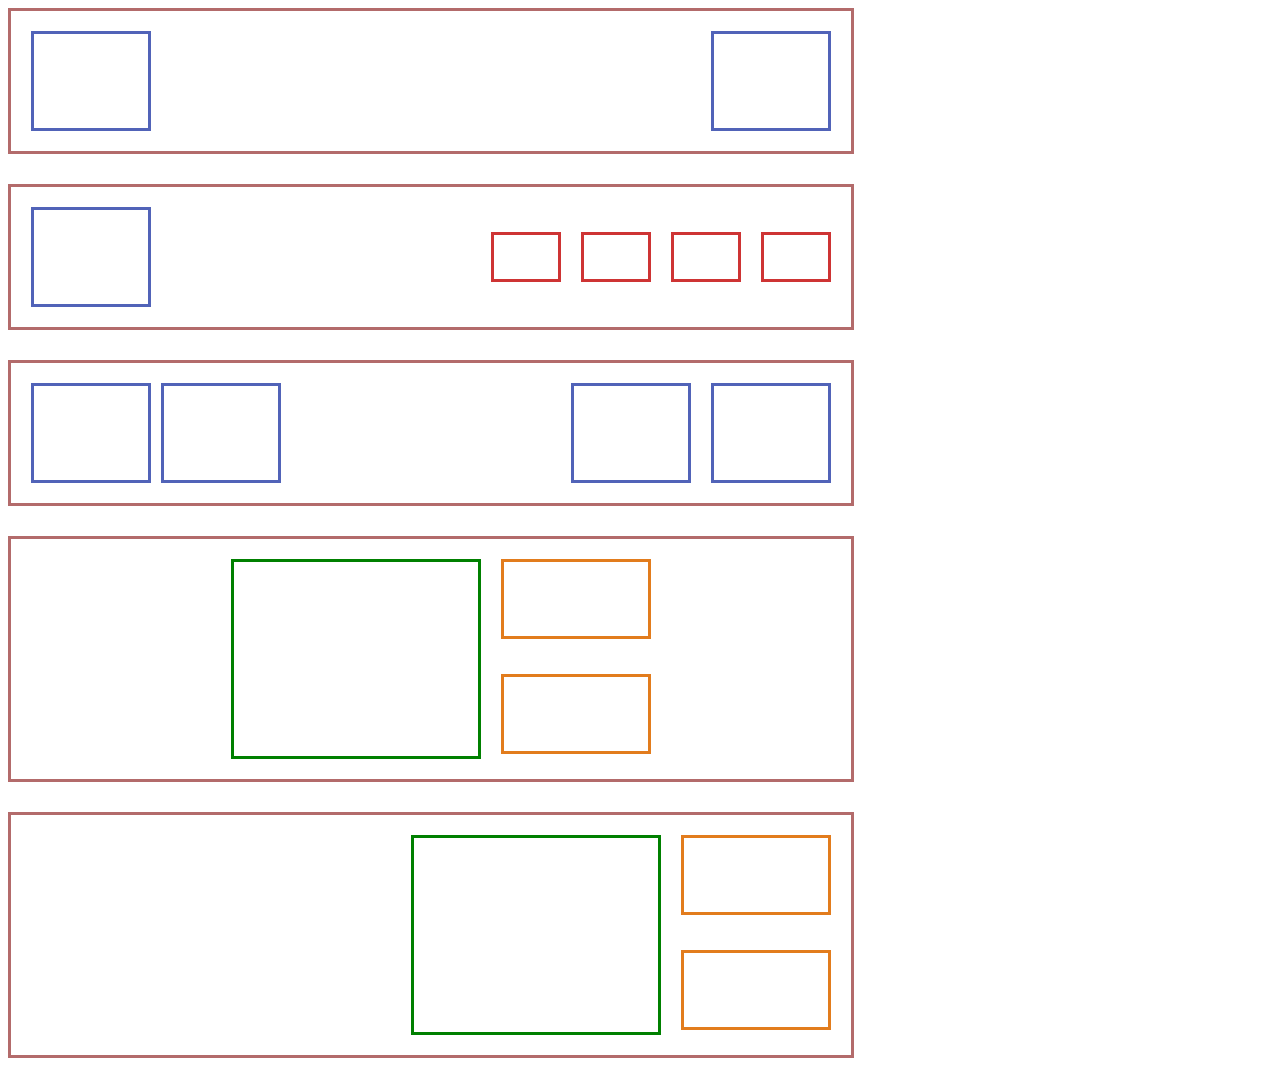
<file: blocks/float/index.html>
<!DOCTYPE html>
<html lang="en">
<head>
  <meta charset="UTF-8">
  <meta http-equiv="X-UA-Compatible" content="IE=edge">
  <meta name="viewport" content="width=device-width, initial-scale=1.0">
  <link rel="stylesheet" href="css/styles.css">
  <title>Document</title>
</head>
<body>

  <style>
    span {
      width: 100px;
      height: 500px;
      margin: 20px;
      padding: 15px;
      background-color: red;
    }
  </style>

  <section>

    <div class="container">
      <div class="element__blue left"></div>
      <div class="element__blue right"></div>
      <div class="clear"></div>
    </div>

    <div class="container">
      <div class="element__blue left"></div>
      <div>
        <div class="element__red right">
        </div><div class="element__red right">
        </div><div class="element__red right"></div>
        <div class="element__red right"></div>
      </div>
      <div class="clear"></div>
    </div>

    <div class="container">
        <div class="element__blue left spacing__right"></div>
        <div class="element__blue left"></div>
        <div class="element__blue right spacing__left"></div>
        <div class="element__blue right"></div>
      <div class="clear"></div>
    </div>

    <div class="container">
      <div class="elements__container centering">
        <div class="element__green left"></div>
        <div class="right">
          <div class="element__orange"></div>
          <div class="element__orange"></div>
        </div>
      </div>
        <div class="clear"></div>
    </div>

    <div class="container">
      <div class="elements__container right">
        <div class="element__green left"></div>
        <div class="right">
          <div class="element__orange"></div>
          <div class="element__orange"></div>
        </div>  
      </div>
      <div class="clear"></div>
    </div>

  </section>
</body>
</html>
</file>
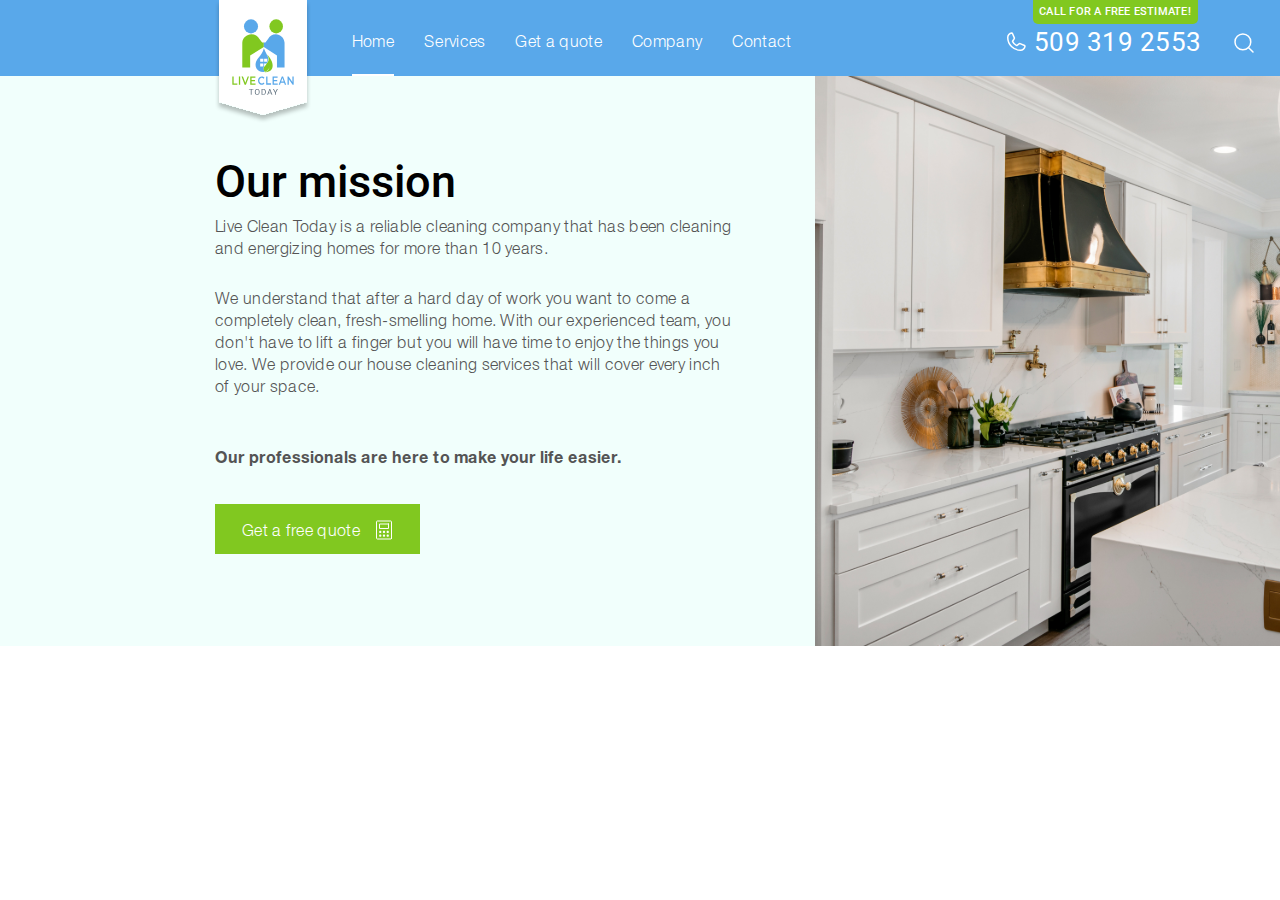
<file: Documents/internship/test1/homepage.html>
<!DOCTYPE html>
<html lang="en">
<head>
  <meta charset="UTF-8">
  <meta http-equiv="X-UA-Compatible" content="IE=edge">
  <meta name="viewport" content="width=device-width, initial-scale=1.0">
  <link rel="stylesheet" href="css/normalize.css">
  <link rel="stylesheet" href="css/fonts.css">
  <link rel="stylesheet" href="css/style.css">
  <title>test1</title>
</head>
<body>

  <header>
    <section class="header__background">
      <div class="content">
        <div class="flex header">
          <img class="logo__icon" src="images/logo.svg" alt="">
          <nav class="flex navigation">
            <a class="nav__item text--regular active" href="">Home</a>
            <a class="text--regular" href="">Services</a>
            <a class="text--regular" href="">Get a quote</a>
            <a class="text--regular" href="">Company</a>
            <a class="text--regular" href="">Contact</a>
          </nav>
          <div class="flex info">
            <a href=""><img src="images/phoneIcon.svg" alt=""></a>
            <button class="menu__button button__text">Call for a free estimate!</button>
            <a class="text__number" href="">509 319 2553</a>
            <a href=""><img class="icon__transfom" src="images/searchIcon.svg" alt=""></a>
            <img class="icon__transfom" src="images/navigationIcon.svg" alt="">
            <a class="text--regular location" href="">Spokane</a>
          </div>
        </div>
      </div>
    </section>
  </header>
 
  <main>
    <section class="banner__background">
      <div class="content">
        <div class="banner flex">
          <div class="flex collumn">
            <h2 class="header__text">Our mission</h2>
            <p class="text--regular definition">Live Clean Today is a reliable cleaning company that has been cleaning and energizing homes for more than 10 years.</p>
            <p class="text--regular description">We understand that after a hard day of work you want to come a completely clean, fresh-smelling home. With our experienced team, you don't have to lift a finger but you will have time to enjoy the things you love. We provide our house cleaning services that will cover every inch of your space.</p>
            <p class="text--2">Our professionals are here to make your life easier.</p>
            <button class="banner__button">
              <p class="text--regular inline">Get a free quote</p>
              <img class="calculator__icon inline" src="images/calculator.svg" alt="">
            </button>
          </div>
          <img class="banner__img" src="images/picture.svg" alt="">
        </div>
      </div>
    </section>
    
  </main>

</body>
</html>
</file>
<file: flexboxModel/css/fonts.css>
@font-face {
  font-family: 'GraphikCG';
  src: url(../fonts/GraphikLCG-Regular.woff) format('woff');
  src: url(../fonts/GraphikLCG-Regular.woff2) format('woff2');

  font-size: normal;
  font-weight: 400;
}

@font-face {
  font-family: 'GraphikCG';
  src: url(../fonts/GraphikLCG-Semibold.woff) format('woff');
  src: url(../fonts/GraphikLCG-Semibold.woff2) format('woff2');

  font-size: normal;
  font-weight: 600;
}
</file>
<file: flexboxModel/css/styles.css>
@import url(components/general.css);
@import url(components/header.css);
@import url(components/main.css);
@import url(components/footer.css);
</file>
<file: modalWindow/css/styles.css>
@import url(components/general.css);
@import url(components/notifications.css);
@import url(components/buttons.css);
</file>
<file: modalWindow/css/fonts.css>
@font-face {
  font-family: Inter;
  src: url(../fonts/Inter-Regular.woff) format('woff');
  src: url(../fonts/Inter-Regular.woff2) format('woff2');

  font-weight: 400;
  font-size: normal;
}

@font-face {
  font-family: Inter;
  src: url(../fonts/Inter-Bold.woff) format('woff');
  src: url(../fonts/Inter-Bold.woff2) format('woff2');

  font-weight: 700;
  font-size: normal;
}

.text {
  font-family: Inter;
}
</file>
<file: sidebar/css/styles.css>
.font {
  font-family: Inconsolata;
}

.background {
  background-color: rgb(242, 240, 243);
  width: 100%;
}

.sidebar__background {
  background-color: rgb(177, 168, 192);
  width: 100%;
}

.content {
  margin: 0 auto;
  width: 800px;
}

.items {
  display: flex;
  flex-direction: row;
  justify-content: flex-start;
  margin: 0;
  padding: 0;
}

.items ul {
  padding: 0;
  margin: 0;
  list-style: none;
}

.menu__item {
  display: block;
  padding: 20px 30px;
  list-style: none;
  font-size: 30px;
  line-height: 35px;
}

.menu__item a {
  color: rgb(90, 79, 90);
  text-decoration: none;
}

.menu__active {
  background-color: rgb(123, 114, 124);
} 

.menu__active a {
  color: rgb(195, 188, 197);
}

.menu__active::after {
  content: "+";
  margin-left: 10px;
  color: rgb(195, 188, 197);
}

.menu__item:hover > .submenu {
  display: block;
}

.submenu {
  display: none;
  position: absolute;
  width: 320px;
  background-color: rgb(123, 114, 124);
  border: 3px solid rgb(94, 84, 95);
  border-radius: 0 0 2% 2%;
  list-style: none;
  padding: 0;
  z-index: 1;
}

.submenu--1 {
  left: 26.5%;
  top: 9%;
}

.submenu__text {
  color: rgb(195, 188, 197);
  line-height: 20px;
  font-size: 25px;
  padding: 30px 20px;
  margin: 0;
}

.submenu__text::after {
  content: "+";
  margin-left: 50%;
}

.submenu__text:hover {
  background-color: rgb(132, 124, 133);
}

.submenu--2 {
  left: 100%;
  top: 50%;
}

.submenu__text:hover > .submenu{
  display: block;
}

.submenu--2 .submenu__text::after {
  content: none;
}

.menu__footer {
  display: block;
  height: 6px;
  background-color: rgb(123, 114, 124);
}

.header__text {
  font-weight: 700;
  line-height: 60px;
  font-size: 55px;
  padding: 40px 20px 0 20px;
  margin: 0;
}

.paragraph__text {
  padding: 20px 0 0 10px;
  margin: 0;
  line-height: 25px;
  font-size: 20px;
}
</file>
<file: sidebar/css/fonts.css>
@font-face {
  font-family: 'Inconsolata';
  src: url(../fonts/Inconsolata-Light.woff) format('woff');
  src: url(../fonts/Inconsolata-Light.woff2) format('woff2');

  font-weight: 400;
  font-size: normal;
}

@font-face {
  font-family: 'Inconsolata';
  src: url(../fonts/Inconsolata-Bold.woff) format('woff');
  src: url(../fonts/Inconsolata-Bold.woff) format('woff2');

  font-weight: 700;
  font-size: normal;
}
</file>
<file: simpleSite/css/styles.css>
.font {
    font-family: Roboto;
} 

.content {
    width: 1110px;
    margin-left: auto;
    margin-right: auto;
    padding: 0;
}

.background_silver {
    width: 100%;
    background-color: #EEEFF1;
}

.navigation {
    padding-top: 79px;
}

.background_white {
    width: 100%;
    background-color: #ffffff;
}

.menu_text {
    display: inline;
    margin-left: 42px;
    font-weight: 400;
    font-size: 16px;
    line-height: 26px;
    letter-spacing: 0.1em;
    text-transform: uppercase;
}

.menu_active {
    margin-left: 0;
    font-weight: 500;
    color: #34547A;
}

.description {
    padding-bottom: 141px;
}

.section_design {
    padding-top: 162px;
    padding-bottom: 141px;
}

.header {
    margin-bottom: 0;
    width: 541px;
    display: inline;
}

.header_text {
    display: block;
    padding: 0;
    font-weight: 500;
    font-size: 48px;
    line-height: 79px;
}

.header_description {
    padding: 0;
    width: 540px;
    margin-top: 60px;
    margin-bottom: 0;
    font-weight: 400;
    font-size: 16px;
    line-height: 26px;
    display: inline-block;
    color: #727272;
}

.button {
    margin-top: 65px;
    padding-top: 19px;
    padding-bottom: 20px; 
    width: 225px;
    font-weight: 400;
    font-size: 16px;
    line-height: 26px;
    text-align: center;
    letter-spacing: 0.1em;
    text-transform: uppercase;
    color: #FFFFFF;
    background-color: #34547A;
    display: block;
    box-sizing: border-box;
}

.section_about {
    margin-top: 112px;
    margin-bottom: 100px;
    text-align: center;
}

.main_header {
    margin: 0;
    font-weight: 500;
    font-size: 32px;
    line-height: 38px;
}

.about_description {
    margin-top: 50px;
    margin-bottom: 0;
    font-weight: 400;
    font-size: 16px;
    line-height: 26px;
    width: 540px;
    display: inline-block;
    color: #727272;
}

.background_accent {
    background-color: #34547A;
}

.section_items {
    padding: 100px 0;
    text-align: left;
    font-size: 0;
	line-height: 0;
	letter-spacing:-1px;
}

.ul {
    margin: 0;
    padding: 0;
}

.item {
    margin-top: 100px;
    margin-bottom: 100px;
    padding: 0; 
}

.item_content {
    margin: 0 0 0 45px;
    color: #34547A;
    vertical-align: middle;
    display: inline-block;
    padding: 0;
}

.item_first {
    margin: 0;
}

.item_header {
    margin: 0 0 0 20px;
    font-weight: 500;
    font-size: 21px;
    line-height: 25px;
    box-sizing: border-box;
    color: #FFFFFF;
}

.item_description {
    height: 15px;
    margin: 10px 0 0 20px;
    font-weight: 400;
    font-size: 16px;
    line-height: 26px;
    color: #FFFFFF;
}

.item_text {
    display: inline-block;
} 

.padding {
    padding-bottom: 100px;
}

.section_work {
    padding-top: 100px;
    text-align: center;
}

.header_work {
    margin: 0;
    font-weight: 500;
    font-size: 32px;
    line-height: 38px;
}

.section_video {
    padding-top: 57px;
    /* margin-bottom: 100px; */
    text-align: center;
    display: block;
}

.video {
    width: 1110px;
    height: 600px;
}

.section_footer {
    padding: 50px 0;
    text-align: left;
    display: block;
}

.footer_header {
    margin: 0;
    font-weight: 500;
    font-size: 21px;
    line-height: 25px;
    color: #FFFFFF;
}

.footer_text {
    margin-top: 20px;
    margin-bottom: 0;
    font-weight: 400;
    font-size: 13px;
    line-height: 21px;
    color: #FFFFFF;
}
</file>
<file: simpleSite/css/fonts.css>
@font-face {
    font-family: 'Roboto';
    src: url(../fonts/subset-Roboto-Medium.woff) format('woff');
    src: url(../fonts/subset-Roboto-Medium.woff2) format('woff2');

    font-weight: 500;
    font-size: normal;
}

@font-face {
    font-family: 'Roboto';
    src: url(../fonts/subset-Roboto-Regular.woff) format('woff');
    src: url(../fonts/subset-Roboto-Regular.woff2) format('woff2');

    font-weight: 400;
    font-size: normal;
}

.text {
    font-family: Roboto;
}
</file>
<file: blocks/flexbox/css/styles.css>
.container {
  width: 800px;
  padding: 20px;
  margin-bottom: 30px;
  border: 3px solid rgb(179, 107, 107);
  display: flex;
}

.element__blue {
  width: 120px;
  height: 100px;
  border: 3px solid rgb(81, 99, 184);
  box-sizing: border-box;
}

.element__red {
  width: 70px;
  height: 50px;
  border: 3px solid rgb(206, 52, 52);
  box-sizing: border-box;
}

.element__green {
  width: 250px;
  height: 200px;
  border: 3px solid green;
  /* box-sizing: border-box; */
}

.element__orange {
  width: 150px;
  height: 80px;
  border: 3px solid rgb(226, 124, 29);
  box-sizing: border-box;
}

.content__between {
  justify-content: space-between;
}

.content__evenly {
  justify-content: space-evenly;
}

.content__centre {
  justify-content: center;
}

.content__end {
  justify-content: flex-end;
}

.items__container {
  width: 450px;
  display: flex;
}

.flex__container--blue {
  width: 280px;
  display: flex;
  flex-direction: row;
}

.flex__container--red {
  width: 320px;
  height: 100px;
  display: flex;
  flex-direction: row;
  justify-content: space-between;
  align-items: center;
}

.items__container--orange {
  height: 200px;
  display: flex;
  flex-direction: column;
  justify-content: space-between;
}
</file>
<file: blocks/float/css/styles.css>
.container {
  width: 800px;
  padding: 20px;
  margin-bottom: 30px;
  border: 3px solid rgb(179, 107, 107);
}

.element__blue {
  width: 120px;
  height: 100px;
  border: 3px solid rgb(81, 99, 184);
  box-sizing: border-box;
}

.element__red {
  width: 70px;
  height: 50px;
  margin-top: 25px;
  margin-left: 20px;
  border: 3px solid rgb(206, 52, 52);
  box-sizing: border-box;
}

.element__green {
  width: 250px;
  height: 200px;
  border: 3px solid green;
  box-sizing: border-box;
}

.element__orange {
  width: 150px;
  height: 80px;
  border: 3px solid rgb(226, 124, 29);
  box-sizing: border-box;
}

.elements__container{
  width: 420px;
}

.left {
  float: left;
}

.right {
  float: right;
}

.centering {
  margin-left: 25%;
}

.element__orange:last-child {
  margin-top: 35px;
}

.element__red:last-child {
  margin-left: 0;
}

.spacing__right {
  margin-right: 10px;
}

.spacing__left {
  margin-left: 20px; 
}

.clear {
  clear: both;
}
</file>
<file: Documents/internship/test1/css/fonts.css>
@font-face {
  font-family: 'HelveticaNeueCyr';
  src: url(../fonts/HelveticaNeueCyr-Light.woff) format('woff');
  src: url(../fonts/HelveticaNeueCyr-Light.woff2) format('woff2');

  font-size: normal;
  font-weight: 400;
}

@font-face {
  font-family: 'HelveticaNeueCyr';
  src: url(../fonts/HelveticaNeueCyr-Bold.woff) format('woff');
  src: url(../fonts/HelveticaNeueCyr-Bold.woff2) format('woff2');

  font-size: normal;
  font-weight: 700;
}

@font-face {
  font-family: 'Roboto';
  src: url(../fonts/Roboto-Medium.woff) format('woff');
  src: url(../fonts/Roboto-Medium.woff2) format('woff2');

  font-size: normal;
  font-weight: 500;
}

@font-face {
  font-family: 'Roboto';
  src: url(../fonts/Roboto-Regular.woff) format('woff');
  src: url(../fonts/Roboto-Regular.woff2) format('woff2');

  font-size: normal;
  font-weight: 400;
}
</file>
<file: Documents/internship/test1/css/style.css>
a, h2, p {
  text-decoration: none;
  margin: 0;
}

button {
  border: none;
}

.content {
  width: 1600px;
}

.header__background {
  background-color: #59A8EA;
}

.banner__background {
  background-color: #F1FFFC;
}

.logo__icon {
  position: absolute;
  top: 0px;
  left: 215px;
}

.flex {
  display: flex;
}

.collumn {
  flex-direction: column;
}

.header {
  gap: 215px;
  justify-content: flex-end;
  padding: 0 215px;
}

.navigation {
  gap: 30px;
  align-items: baseline;
}

.info {
  align-items: baseline;
}

.icon__transfom {
  transform: translateY(4px);
  margin-left: 30px;
}

.nav__item {
  padding-top: 32px;
  padding-bottom: 20px;
}

.text--regular {
  font-family: "HelveticaNeueCyr";
  font-weight: 400;
  font-size: 16px;
  line-height: 22px;
  letter-spacing: 0.02em;
  color: #FFFFFF;
}

.active {
  border-bottom: 2px solid #FFFFFF;
}

.text__number {
  margin-left: 8px;
  margin-top: 27px;
  font-family: "Roboto";
  font-weight: 400;
  font-size: 26px;
  line-height: 30px;
  color: #FFFFFF;
  letter-spacing: 0.02em;
}

.menu__button {
  width: 165px;
  height: 24px;
  position: absolute;
  top: 0px;
  color: #FFFFFF;
  border-radius: 0 0 5px 5px;
  background-color: #81C820;
  transform: translateX(26px);
}

.button__text {
  font-family: "Roboto";
  font-weight: 500;
  font-size: 11px;
  line-height: 12px;
  letter-spacing: 0.02em;
  text-transform: uppercase;
}

.location {
  margin-left: 9px;
}

.banner {
  padding-left: 215px;
  justify-content: space-between;
}

.header__text {
  margin-top: 81px;
  font-family: "Roboto";
  font-weight: 500;
  font-size: 45px;
  line-height: 50px;
}

.definition {
  width: 530px;
  margin-top: 10px;
  color: #545454;
}

.description {
  width: 520px;
  margin-top: 28px;
  color: #545454;
}

.text--2 {
  font-family: "HelveticaNeueCyr";
  font-weight: 700;
  font-size: 16px;
  line-height: 30px;
  color: #545454;
  margin-top: 45px;
}

.banner__button {
  margin-top: 30px;
  width: 205px;
  height: 50px;
  border: none;
  vertical-align: center;
  color: #FFFFFF;
  background-color: #81C820;
}

.inline {
  display: inline;
}

.calculator__icon {
  margin-left: 11px;
  transform: translateY(4px);
}

.banner__img {
  float: right;
}

/*# sourceMappingURL=style.scss.map */

/*# sourceMappingURL=style.css.map */
</file>
